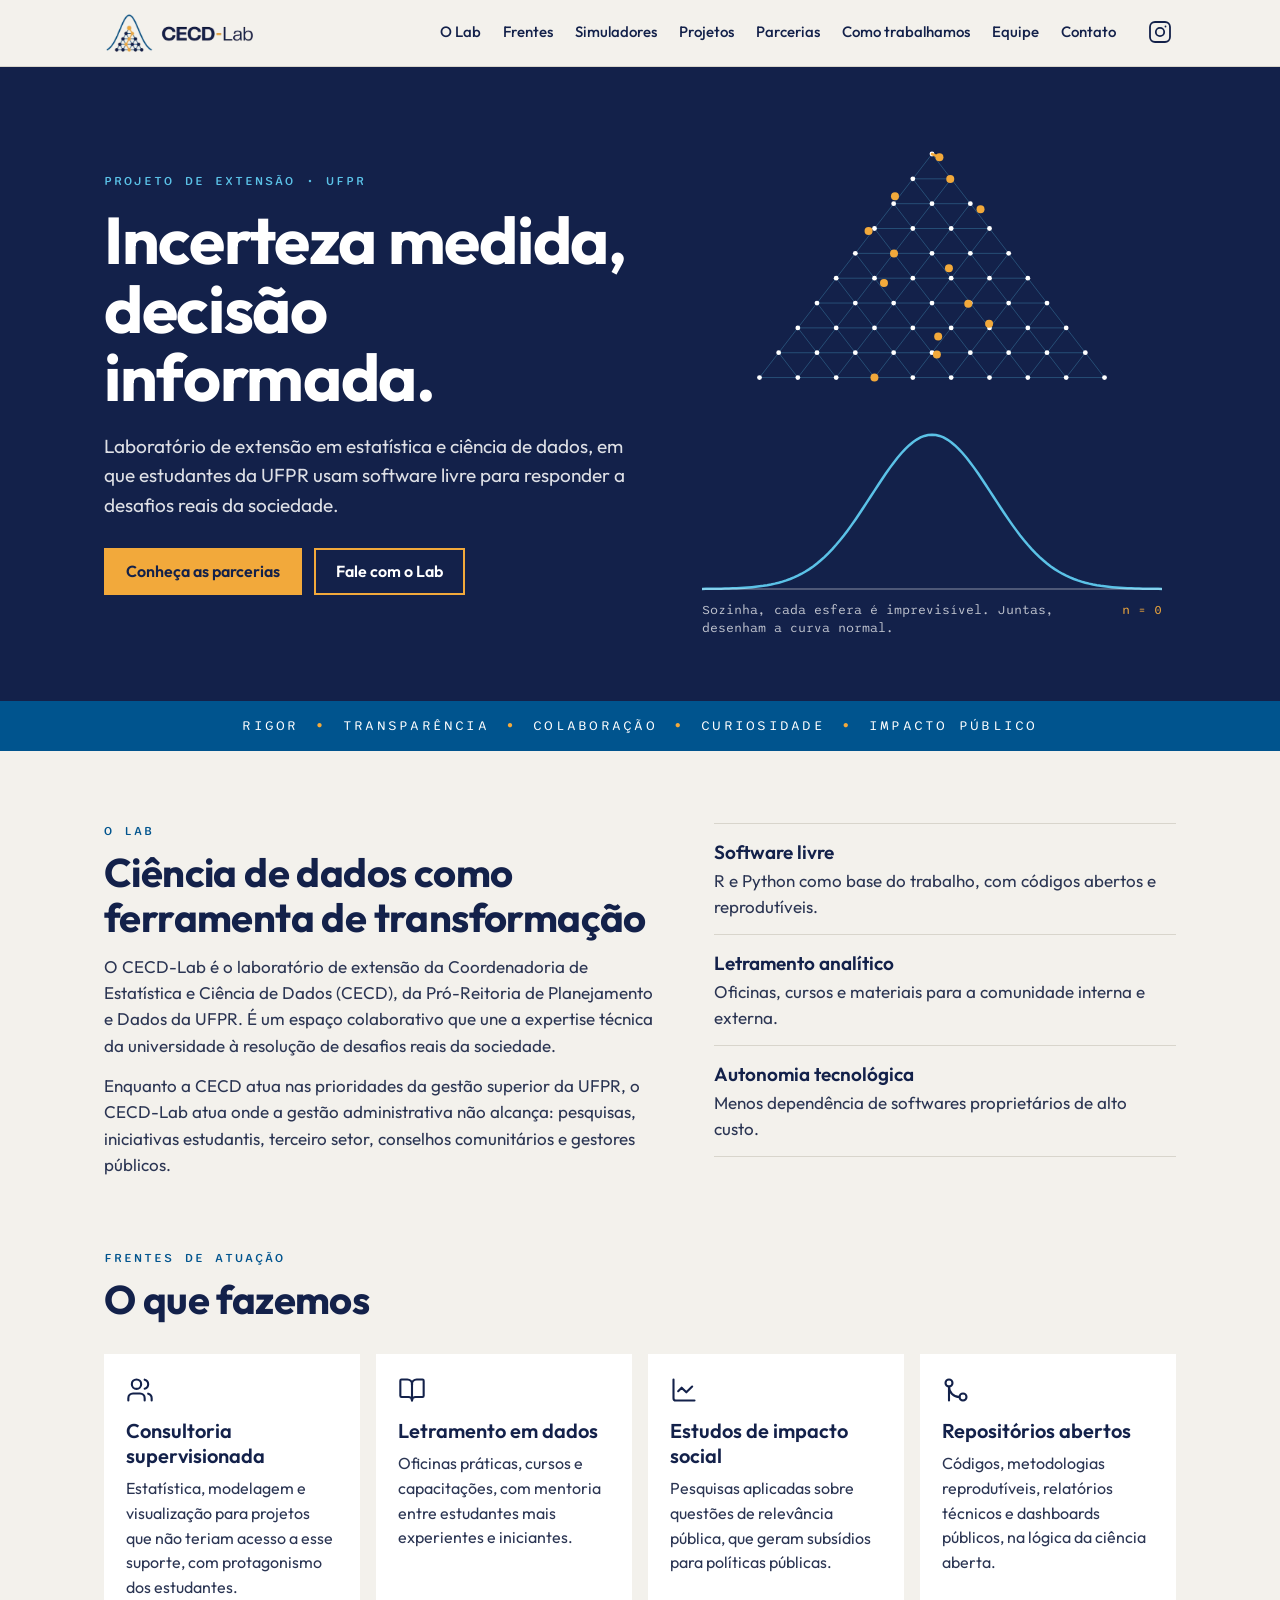
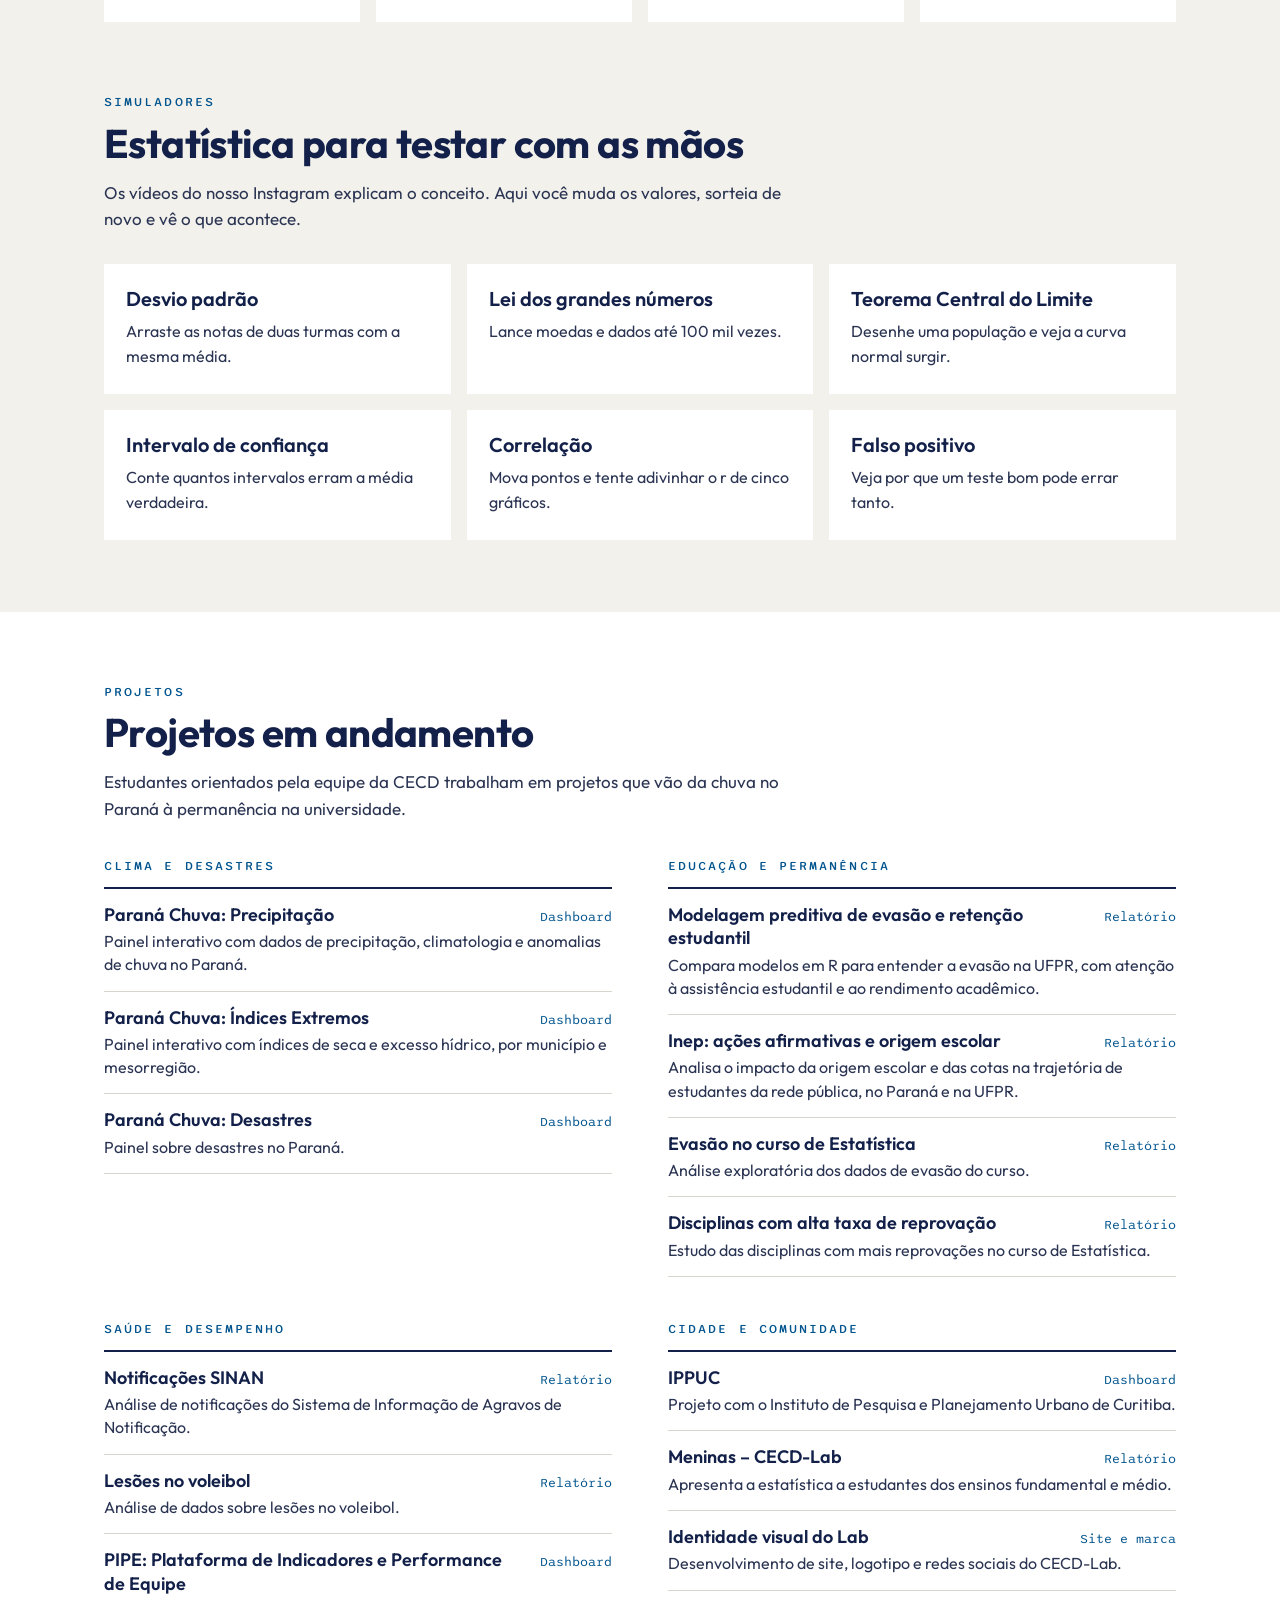
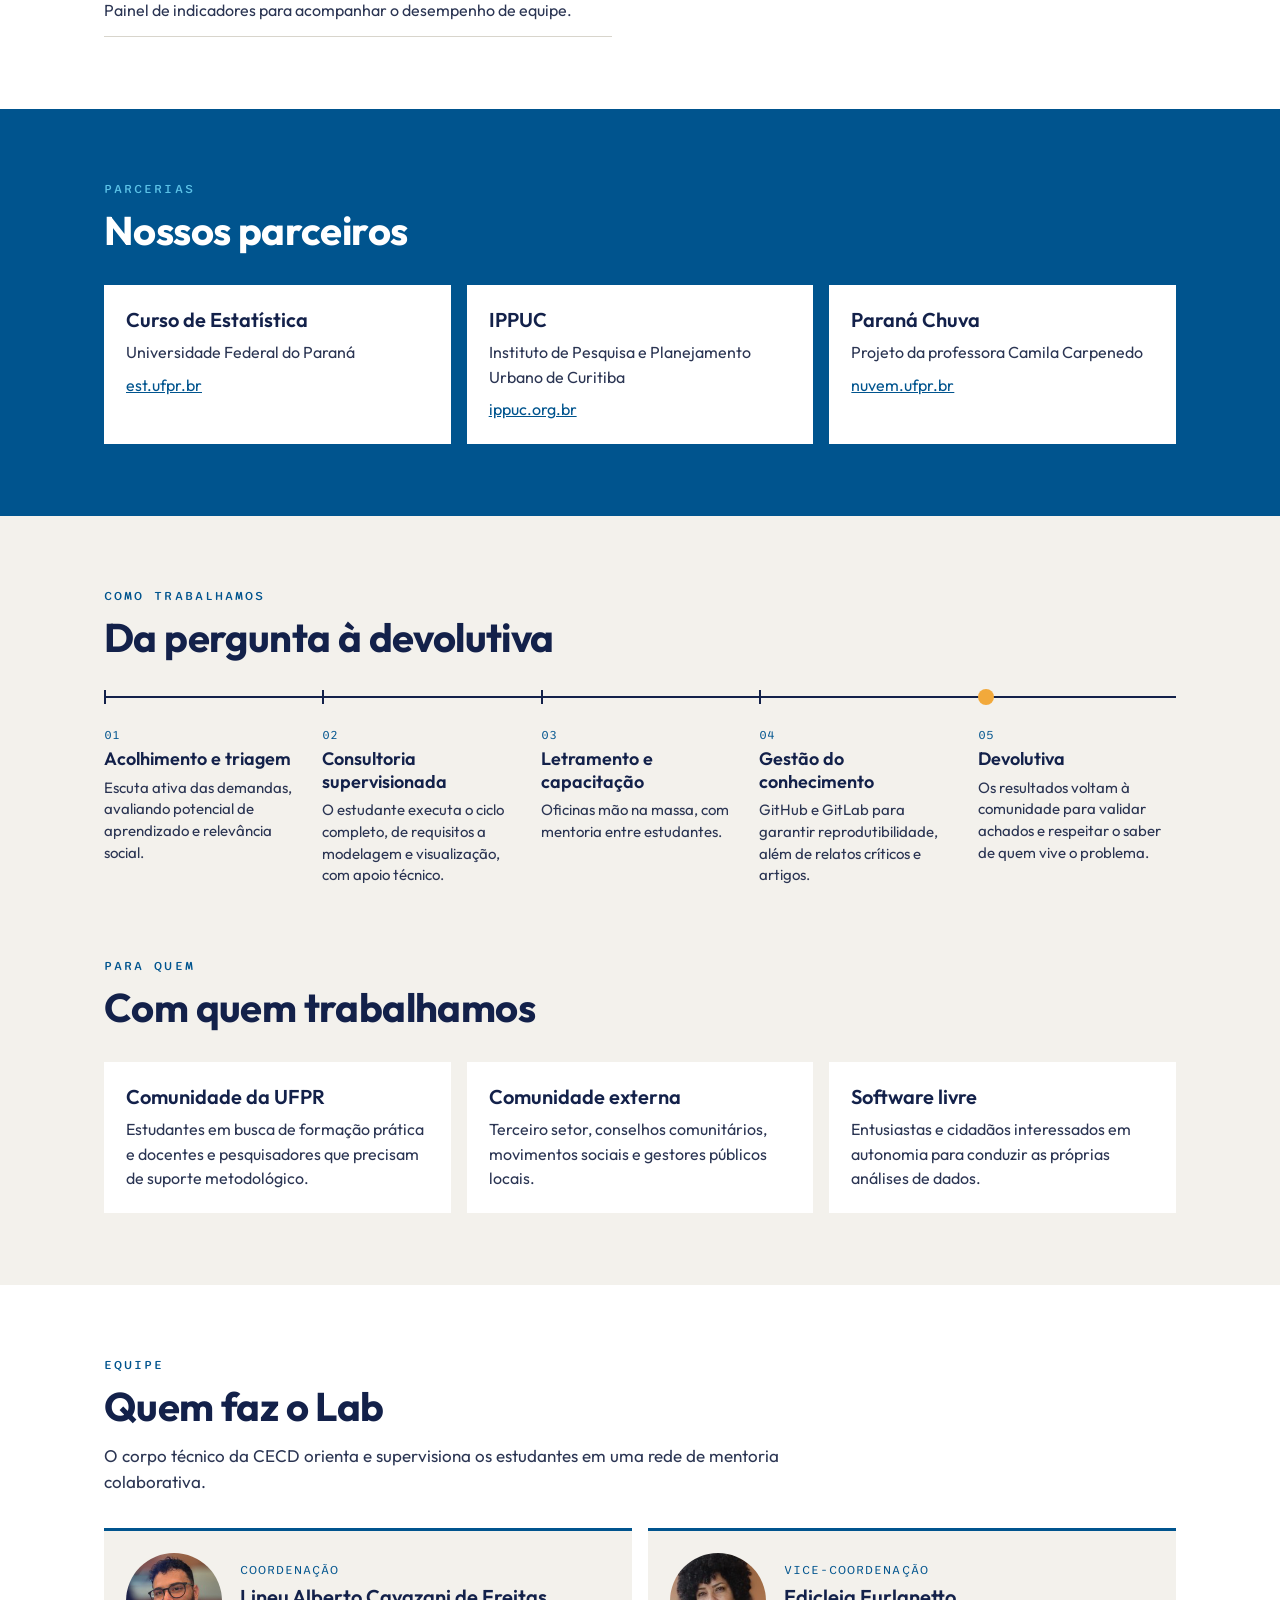
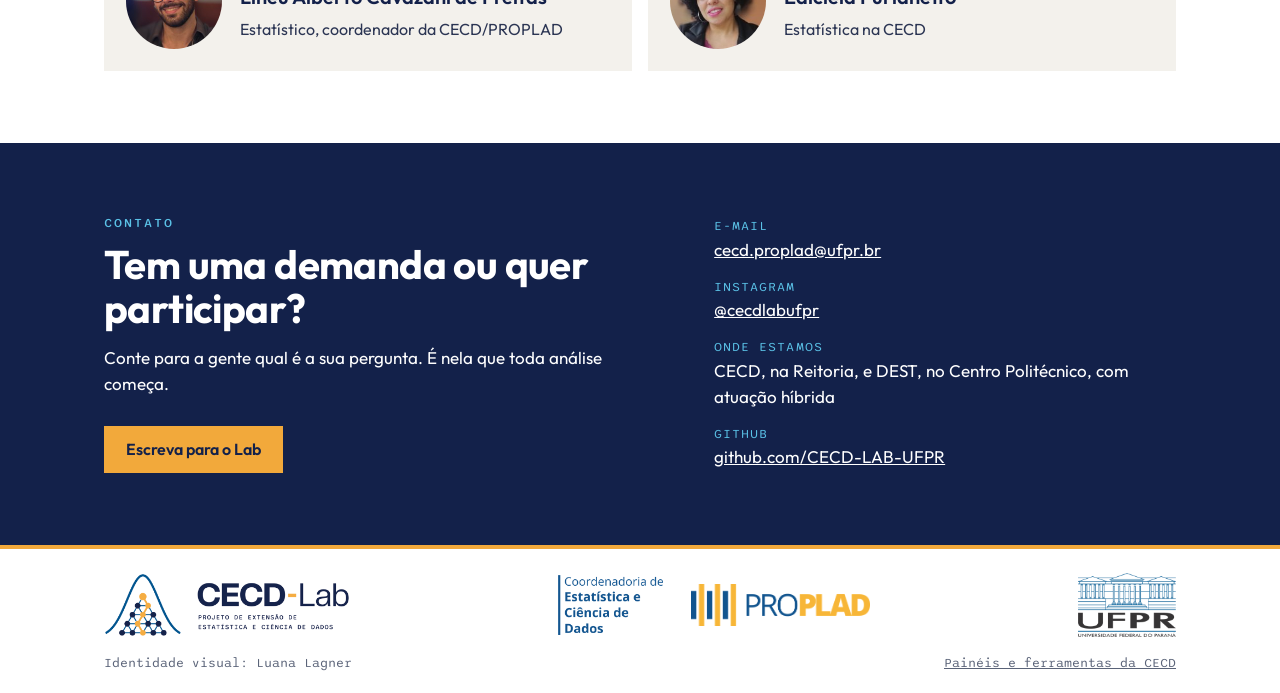
<file: index.html>
<!DOCTYPE html>
<html lang="pt-BR">
<head>
<meta charset="UTF-8">
<meta name="viewport" content="width=device-width, initial-scale=1">
<title>CECD-Lab | UFPR</title>
<meta name="description" content="Laboratório de extensão em estatística e ciência de dados da UFPR. Incerteza medida, decisão informada.">
<meta property="og:title" content="CECD-Lab | UFPR">
<meta property="og:description" content="Laboratório de extensão em estatística e ciência de dados da UFPR. Incerteza medida, decisão informada.">
<meta property="og:image" content="https://cecd-lab-ufpr.github.io/imgs/og.png">
<meta property="og:url" content="https://cecd-lab-ufpr.github.io/">
<meta property="og:type" content="website">
<link rel="icon" type="image/png" href="imgs/favicon.png">
<!-- Página de apresentação do CECD-Lab, publicada pelo GitHub Pages.
     Visual: proposta de identidade de Luana Lagner (nov/2026), ainda em aprovação.
     Os logos em imgs/ foram recortados do PDF da proposta: troque pelos SVG quando saírem.
     A fonte Creato Display não está no Google Fonts: a página usa Outfit até o arquivo da fonte ser incluído. -->
<link rel="preconnect" href="https://fonts.googleapis.com">
<link rel="preconnect" href="https://fonts.gstatic.com" crossorigin>
<link rel="stylesheet" href="https://fonts.googleapis.com/css2?family=Outfit:wght@400;500;600;700&family=Sono:wght@400;500&display=swap">
<style>
:root {
  --papel: #f3f1ec;
  --azul: #00548e;
  --marinho: #13214a;
  --ciano: #5bc2e7;
  --ambar: #f2a93b;
  --branco: #fff;
  --texto: #2b3553;
  --linha: #d8d5cc;
  --titulo: 'Creato Display', 'Outfit', system-ui, -apple-system, 'Segoe UI', Roboto, sans-serif;
  --mono: 'Sono', ui-monospace, 'Cascadia Mono', Consolas, monospace;
}
*, *::before, *::after { box-sizing: border-box; }
html { scroll-behavior: smooth; scroll-padding-top: 84px; }
html, body { margin: 0; padding: 0; }
body { font-family: var(--titulo); font-size: 17px; line-height: 1.55; color: var(--texto); background: var(--papel); }
h1, h2, h3, p, ul, ol { margin: 0; padding: 0; }
ul, ol { list-style: none; }
img { display: block; max-width: 100%; }
a { color: inherit; }
a:focus-visible { outline: 2px solid var(--ambar); outline-offset: 3px; }

.limite { width: 100%; max-width: 1120px; margin: 0 auto; padding: 0 24px; }
.rotulo { font-family: var(--mono); font-size: 13px; font-weight: 500; line-height: 1.3; letter-spacing: 0.16em; text-transform: uppercase; color: var(--azul); }
.secao { padding: 72px 0; }
.secao h2 { margin-top: 10px; font-size: clamp(30px, 4vw, 40px); font-weight: 700; line-height: 1.12; letter-spacing: -0.015em; color: var(--marinho); }
.abertura { max-width: 62ch; margin-top: 14px; }

/* Cabeçalho */
.topo { position: sticky; top: 0; z-index: 10; background: var(--papel); border-bottom: 1px solid var(--linha); }
.topo .limite { display: flex; flex-wrap: wrap; align-items: center; justify-content: space-between; gap: 8px 28px; padding-top: 12px; padding-bottom: 12px; }
.topo img { width: auto; height: 42px; }
.menu { display: flex; flex-wrap: wrap; gap: 2px 22px; margin-left: auto; }
.menu a { padding: 2px 0; font-size: 15px; font-weight: 500; color: var(--marinho); text-decoration: none; border-bottom: 2px solid transparent; }
.menu a:hover { border-bottom-color: var(--ambar); }
.rede { display: block; padding: 4px; color: var(--marinho); border-bottom: 2px solid transparent; }
.rede:hover { border-bottom-color: var(--ambar); }
.rede svg { display: block; width: 24px; height: 24px; fill: none; stroke: currentColor; stroke-width: 1.8; stroke-linecap: round; stroke-linejoin: round; }

/* Abertura */
.capa { color: var(--branco); background: var(--marinho); }
.capa .limite { display: grid; grid-template-columns: minmax(0, 1.1fr) minmax(0, 1fr); align-items: center; gap: 48px; padding-top: 64px; padding-bottom: 64px; }
.capa .rotulo { color: var(--ciano); }
.capa h1 { margin-top: 16px; font-size: clamp(40px, 6vw, 66px); font-weight: 700; line-height: 1.04; letter-spacing: -0.02em; }
.capa p.chamada { max-width: 34em; margin-top: 20px; font-size: 19px; color: rgba(255, 255, 255, 0.86); }
.acoes { display: flex; flex-wrap: wrap; gap: 12px; margin-top: 28px; }
.botao { display: inline-block; padding: 11px 20px; font-size: 16px; font-weight: 600; line-height: 1.3; text-decoration: none; border: 2px solid var(--ambar); }
.botao-cheio { color: var(--marinho); background: var(--ambar); }
.botao-cheio:hover { background: #f7bd63; border-color: #f7bd63; }
.botao-vazado { color: var(--branco); }
.botao-vazado:hover { color: var(--marinho); background: var(--ambar); }
.tabuleiro { margin: 0; }
.tabuleiro canvas { display: block; width: 100%; max-width: 460px; aspect-ratio: 1 / 1; margin: 0 auto; }
.tabuleiro figcaption { display: flex; align-items: baseline; justify-content: space-between; gap: 16px; max-width: 460px; margin: 10px auto 0; font-family: var(--mono); font-size: 13px; line-height: 1.4; color: rgba(255, 255, 255, 0.72); }
.tabuleiro output { flex-shrink: 0; color: var(--ambar); }

/* Valores */
.valores { font-family: var(--mono); font-size: 14px; letter-spacing: 0.16em; text-transform: uppercase; color: var(--branco); background: var(--azul); }
.valores ul { display: flex; flex-wrap: wrap; justify-content: center; gap: 6px 0; padding: 14px 0; }
.valores li:not(:last-child)::after { content: "●"; margin: 0 18px; font-size: 10px; vertical-align: 2px; color: var(--ambar); }

/* O Lab */
.duas-colunas { display: grid; grid-template-columns: minmax(0, 1.2fr) minmax(0, 1fr); gap: 56px; align-items: start; }
.duas-colunas p + p { margin-top: 14px; }
.pilares li { padding: 14px 0; border-top: 1px solid var(--linha); }
.pilares li:last-child { border-bottom: 1px solid var(--linha); }
.pilares strong { display: block; font-size: 19px; font-weight: 600; color: var(--marinho); }

/* Cartões */
.grade { display: grid; gap: 16px; margin-top: 32px; }
.grade-4 { grid-template-columns: repeat(4, minmax(0, 1fr)); }
.grade-3 { grid-template-columns: repeat(3, minmax(0, 1fr)); }
.grade-2 { grid-template-columns: repeat(2, minmax(0, 1fr)); }
.cartao { padding: 22px; background: var(--branco); }
.cartao h3 { font-size: 20px; font-weight: 600; line-height: 1.25; color: var(--marinho); }
.cartao p { margin-top: 8px; font-size: 16px; }
.cartao-link { display: block; text-decoration: none; border-bottom: 3px solid transparent; }
.cartao-link:hover { border-bottom-color: var(--ambar); }
.icone { display: block; width: 28px; height: 28px; margin-bottom: 14px; fill: none; stroke: var(--marinho); stroke-width: 1.8; stroke-linecap: round; stroke-linejoin: round; }

/* Projetos: lista agrupada por área. A fonte é a planilha "Grupos CECD - LAB",
   com vínculo PROJETO ou CE307/PROJETO. Nomes e contatos de estudantes ficam fora da página. */
.projetos { background: var(--branco); }
.areas { display: grid; grid-template-columns: repeat(2, minmax(0, 1fr)); gap: 44px 56px; margin-top: 36px; }
.area .rotulo { padding-bottom: 12px; border-bottom: 2px solid var(--marinho); }
.projeto { padding: 14px 0; border-bottom: 1px solid var(--linha); }
.projeto-topo { display: flex; align-items: baseline; justify-content: space-between; gap: 4px 16px; }
.projeto h4 { margin: 0; font-size: 18px; font-weight: 600; line-height: 1.3; color: var(--marinho); }
.projeto .tipo { flex-shrink: 0; font-family: var(--mono); font-size: 13px; line-height: 1.3; color: var(--azul); }
.projeto p { margin-top: 4px; font-size: 16px; line-height: 1.45; }

/* Parcerias */
.parcerias { color: var(--branco); background: var(--azul); }
.parcerias .rotulo { color: var(--ciano); }
.parcerias h2 { color: var(--branco); }
.parcerias .cartao { color: var(--texto); }
.parcerias .cartao a { color: var(--azul); }

/* Como trabalhamos: régua com o marcador âmbar no último passo */
.regua { display: grid; grid-template-columns: repeat(5, minmax(0, 1fr)); gap: 20px; margin-top: 36px; border-top: 2px solid var(--marinho); }
.regua li { position: relative; padding-top: 22px; }
.regua li::before { content: ""; position: absolute; top: -8px; left: 0; width: 2px; height: 14px; background: var(--marinho); }
.regua li:last-child::before { top: -9px; width: 16px; height: 16px; background: var(--ambar); border-radius: 50%; }
.regua .passo { font-family: var(--mono); font-size: 13px; color: var(--azul); }
.regua strong { display: block; margin-top: 2px; font-size: 18px; font-weight: 600; line-height: 1.25; color: var(--marinho); }
.regua p { margin-top: 6px; font-size: 15px; line-height: 1.45; }

/* Equipe */
.equipe { background: var(--branco); }
.pessoa { display: flex; align-items: center; gap: 18px; border-top: 3px solid var(--azul); background: var(--papel); }
.pessoa img { flex-shrink: 0; width: 96px; height: 96px; object-fit: cover; border-radius: 50%; }
.pessoa .funcao { margin: 0 0 4px; font-family: var(--mono); font-size: 13px; letter-spacing: 0.08em; text-transform: uppercase; color: var(--azul); }

/* Contato */
.contato { color: var(--branco); background: var(--marinho); }
.contato .rotulo { color: var(--ciano); }
.contato h2 { color: var(--branco); }
.contato .duas-colunas { align-items: center; }
.contato dl { margin: 0; }
.contato dt { font-family: var(--mono); font-size: 13px; letter-spacing: 0.08em; text-transform: uppercase; color: var(--ciano); }
.contato dd { margin: 0 0 14px; }
.contato dd:last-child { margin-bottom: 0; }
.contato dd a { color: var(--branco); }

/* Rodapé: UFPR à direita, no mesmo tamanho do CECD-Lab */
.rodape { background: var(--branco); border-top: 4px solid var(--ambar); }
.logos { display: flex; flex-wrap: wrap; align-items: center; justify-content: space-between; gap: 20px 32px; padding-top: 24px; padding-bottom: 16px; }
.logos img { width: auto; height: 64px; }
.logos .apoio { display: flex; flex-wrap: wrap; align-items: center; gap: 16px 28px; }
.logos .apoio img { height: 42px; }
.logos .apoio .logo-cecd { height: 60px; }
.creditos { display: flex; flex-wrap: wrap; justify-content: space-between; gap: 4px 24px; padding-bottom: 20px; font-family: var(--mono); font-size: 13px; color: #5a6378; }

@media (max-width: 960px) {
  .menu { order: 3; width: 100%; margin-left: 0; }
  .rede { margin-left: auto; }
  .capa .limite, .duas-colunas, .areas { grid-template-columns: minmax(0, 1fr); gap: 36px; }
  .grade-4 { grid-template-columns: repeat(2, minmax(0, 1fr)); }
  .grade-3 { grid-template-columns: minmax(0, 1fr); }
  .regua { grid-template-columns: minmax(0, 1fr); gap: 0; margin-left: 8px; border-top: 0; border-left: 2px solid var(--marinho); }
  .regua li { padding: 0 0 22px 22px; }
  .regua li:last-child { padding-bottom: 0; }
  .regua li::before { top: 8px; left: -8px; width: 14px; height: 2px; }
  .regua li:last-child::before { top: 4px; left: -9px; width: 16px; height: 16px; }
}
@media (max-width: 760px) {
  html { scroll-padding-top: 12px; }
  body { font-size: 16px; }
  .limite { padding: 0 16px; }
  .topo { position: static; }
  .topo .limite { padding-top: 10px; padding-bottom: 10px; }
  .menu { gap: 2px 16px; }
  .capa .limite { padding-top: 40px; padding-bottom: 40px; }
  .capa p.chamada { font-size: 17px; }
  .secao { padding: 48px 0; }
  .grade-4, .grade-2 { grid-template-columns: minmax(0, 1fr); }
  .valores { font-size: 12px; letter-spacing: 0.1em; }
  .valores li:not(:last-child)::after { margin: 0 10px; }
  .logos img { height: 48px; }
  .logos .apoio { order: 3; width: 100%; }
  .logos .apoio img { height: 32px; }
  .logos .apoio .logo-cecd { height: 48px; }
}
@media (prefers-reduced-motion: reduce) {
  html { scroll-behavior: auto; }
}
</style>
</head>
<body>

<header class="topo">
  <div class="limite">
    <a href="#inicio"><img src="imgs/logo_lab_reduzido.png" alt="CECD-Lab" width="151" height="42"></a>
    <nav class="menu" aria-label="Seções da página">
      <a href="#lab">O Lab</a>
      <a href="#frentes">Frentes</a>
      <a href="#simuladores">Simuladores</a>
      <a href="#projetos">Projetos</a>
      <a href="#parcerias">Parcerias</a>
      <a href="#metodo">Como trabalhamos</a>
      <a href="#equipe">Equipe</a>
      <a href="#contato">Contato</a>
    </nav>
    <a class="rede" href="https://www.instagram.com/cecdlabufpr/" aria-label="Instagram do CECD-Lab" title="Instagram do CECD-Lab">
      <svg viewBox="0 0 24 24" aria-hidden="true"><rect x="2" y="2" width="20" height="20" rx="5"/><circle cx="12" cy="12" r="4.2"/><path d="M17.5 6.5h.01"/></svg>
    </a>
  </div>
</header>

<main id="inicio">

  <section class="capa">
    <div class="limite">
      <div>
        <p class="rotulo">Projeto de extensão · UFPR</p>
        <h1>Incerteza medida, decisão informada.</h1>
        <p class="chamada">Laboratório de extensão em estatística e ciência de dados, em que estudantes da UFPR usam software livre para responder a desafios reais da sociedade.</p>
        <div class="acoes">
          <a class="botao botao-cheio" href="#parcerias">Conheça as parcerias</a>
          <a class="botao botao-vazado" href="#contato">Fale com o Lab</a>
        </div>
      </div>
      <figure class="tabuleiro">
        <canvas id="galton" role="img" aria-label="Tabuleiro de Galton: esferas caem por uma malha de pinos e, juntas, formam a curva normal."></canvas>
        <figcaption><span>Sozinha, cada esfera é imprevisível. Juntas, desenham a curva normal.</span><output id="galton-n" aria-hidden="true"></output></figcaption>
      </figure>
    </div>
  </section>

  <div class="valores">
    <div class="limite">
      <ul>
        <li>Rigor</li><li>Transparência</li><li>Colaboração</li><li>Curiosidade</li><li>Impacto público</li>
      </ul>
    </div>
  </div>

  <section class="secao" id="lab">
    <div class="limite duas-colunas">
      <div>
        <p class="rotulo">O Lab</p>
        <h2>Ciência de dados como ferramenta de transformação</h2>
        <p class="abertura">O CECD-Lab é o laboratório de extensão da Coordenadoria de Estatística e Ciência de Dados (CECD), da Pró-Reitoria de Planejamento e Dados da UFPR. É um espaço colaborativo que une a expertise técnica da universidade à resolução de desafios reais da sociedade.</p>
        <p>Enquanto a CECD atua nas prioridades da gestão superior da UFPR, o CECD-Lab atua onde a gestão administrativa não alcança: pesquisas, iniciativas estudantis, terceiro setor, conselhos comunitários e gestores públicos.</p>
      </div>
      <ul class="pilares">
        <li><strong>Software livre</strong>R e Python como base do trabalho, com códigos abertos e reprodutíveis.</li>
        <li><strong>Letramento analítico</strong>Oficinas, cursos e materiais para a comunidade interna e externa.</li>
        <li><strong>Autonomia tecnológica</strong>Menos dependência de softwares proprietários de alto custo.</li>
      </ul>
    </div>
  </section>

  <section class="secao" id="frentes" style="padding-top: 0">
    <div class="limite">
      <p class="rotulo">Frentes de atuação</p>
      <h2>O que fazemos</h2>
      <div class="grade grade-4">
        <article class="cartao">
          <svg class="icone" viewBox="0 0 24 24" aria-hidden="true"><path d="M16 21v-2a4 4 0 0 0-4-4H6a4 4 0 0 0-4 4v2"/><circle cx="9" cy="7" r="4"/><path d="M22 21v-2a4 4 0 0 0-3-3.87"/><path d="M16 3.13a4 4 0 0 1 0 7.75"/></svg>
          <h3>Consultoria supervisionada</h3>
          <p>Estatística, modelagem e visualização para projetos que não teriam acesso a esse suporte, com protagonismo dos estudantes.</p>
        </article>
        <article class="cartao">
          <svg class="icone" viewBox="0 0 24 24" aria-hidden="true"><path d="M12 7v14"/><path d="M3 18a1 1 0 0 1-1-1V4a1 1 0 0 1 1-1h5a4 4 0 0 1 4 4 4 4 0 0 1 4-4h5a1 1 0 0 1 1 1v13a1 1 0 0 1-1 1h-6a3 3 0 0 0-3 3 3 3 0 0 0-3-3z"/></svg>
          <h3>Letramento em dados</h3>
          <p>Oficinas práticas, cursos e capacitações, com mentoria entre estudantes mais experientes e iniciantes.</p>
        </article>
        <article class="cartao">
          <svg class="icone" viewBox="0 0 24 24" aria-hidden="true"><path d="M3 3v16a2 2 0 0 0 2 2h16"/><path d="m19 9-5 5-4-4-3 3"/></svg>
          <h3>Estudos de impacto social</h3>
          <p>Pesquisas aplicadas sobre questões de relevância pública, que geram subsídios para políticas públicas.</p>
        </article>
        <article class="cartao">
          <svg class="icone" viewBox="0 0 24 24" aria-hidden="true"><circle cx="18" cy="18" r="3"/><circle cx="6" cy="6" r="3"/><path d="M6 21V9a9 9 0 0 0 9 9"/></svg>
          <h3>Repositórios abertos</h3>
          <p>Códigos, metodologias reprodutíveis, relatórios técnicos e dashboards públicos, na lógica da ciência aberta.</p>
        </article>
      </div>
    </div>
  </section>

  <section class="secao" id="simuladores" style="padding-top: 0">
    <div class="limite">
      <p class="rotulo">Simuladores</p>
      <h2>Estatística para testar com as mãos</h2>
      <p class="abertura">Os vídeos do nosso Instagram explicam o conceito. Aqui você muda os valores, sorteia de novo e vê o que acontece.</p>
      <div class="grade grade-3">
        <a class="cartao cartao-link" href="simuladores/desvio-padrao/"><h3>Desvio padrão</h3><p>Arraste as notas de duas turmas com a mesma média.</p></a>
        <a class="cartao cartao-link" href="simuladores/grandes-numeros/"><h3>Lei dos grandes números</h3><p>Lance moedas e dados até 100 mil vezes.</p></a>
        <a class="cartao cartao-link" href="simuladores/limite-central/"><h3>Teorema Central do Limite</h3><p>Desenhe uma população e veja a curva normal surgir.</p></a>
        <a class="cartao cartao-link" href="simuladores/intervalo-de-confianca/"><h3>Intervalo de confiança</h3><p>Conte quantos intervalos erram a média verdadeira.</p></a>
        <a class="cartao cartao-link" href="simuladores/correlacao/"><h3>Correlação</h3><p>Mova pontos e tente adivinhar o r de cinco gráficos.</p></a>
        <a class="cartao cartao-link" href="simuladores/falso-positivo/"><h3>Falso positivo</h3><p>Veja por que um teste bom pode errar tanto.</p></a>
      </div>
    </div>
  </section>

  <section class="secao projetos" id="projetos">
    <div class="limite">
      <p class="rotulo">Projetos</p>
      <h2>Projetos em andamento</h2>
      <p class="abertura">Estudantes orientados pela equipe da CECD trabalham em projetos que vão da chuva no Paraná à permanência na universidade.</p>
      <div class="areas">
        <section class="area">
          <h3 class="rotulo">Clima e desastres</h3>
          <ul>
            <li class="projeto">
              <div class="projeto-topo"><h4>Paraná Chuva: Precipitação</h4><span class="tipo">Dashboard</span></div>
              <p>Painel interativo com dados de precipitação, climatologia e anomalias de chuva no Paraná.</p>
            </li>
            <li class="projeto">
              <div class="projeto-topo"><h4>Paraná Chuva: Índices Extremos</h4><span class="tipo">Dashboard</span></div>
              <p>Painel interativo com índices de seca e excesso hídrico, por município e mesorregião.</p>
            </li>
            <li class="projeto">
              <div class="projeto-topo"><h4>Paraná Chuva: Desastres</h4><span class="tipo">Dashboard</span></div>
              <p>Painel sobre desastres no Paraná.</p>
            </li>
          </ul>
        </section>
        <section class="area">
          <h3 class="rotulo">Educação e permanência</h3>
          <ul>
            <li class="projeto">
              <div class="projeto-topo"><h4>Modelagem preditiva de evasão e retenção estudantil</h4><span class="tipo">Relatório</span></div>
              <p>Compara modelos em R para entender a evasão na UFPR, com atenção à assistência estudantil e ao rendimento acadêmico.</p>
            </li>
            <li class="projeto">
              <div class="projeto-topo"><h4>Inep: ações afirmativas e origem escolar</h4><span class="tipo">Relatório</span></div>
              <p>Analisa o impacto da origem escolar e das cotas na trajetória de estudantes da rede pública, no Paraná e na UFPR.</p>
            </li>
            <li class="projeto">
              <div class="projeto-topo"><h4>Evasão no curso de Estatística</h4><span class="tipo">Relatório</span></div>
              <p>Análise exploratória dos dados de evasão do curso.</p>
            </li>
            <li class="projeto">
              <div class="projeto-topo"><h4>Disciplinas com alta taxa de reprovação</h4><span class="tipo">Relatório</span></div>
              <p>Estudo das disciplinas com mais reprovações no curso de Estatística.</p>
            </li>
          </ul>
        </section>
        <section class="area">
          <h3 class="rotulo">Saúde e desempenho</h3>
          <ul>
            <li class="projeto">
              <div class="projeto-topo"><h4>Notificações SINAN</h4><span class="tipo">Relatório</span></div>
              <p>Análise de notificações do Sistema de Informação de Agravos de Notificação.</p>
            </li>
            <li class="projeto">
              <div class="projeto-topo"><h4>Lesões no voleibol</h4><span class="tipo">Relatório</span></div>
              <p>Análise de dados sobre lesões no voleibol.</p>
            </li>
            <li class="projeto">
              <div class="projeto-topo"><h4>PIPE: Plataforma de Indicadores e Performance de Equipe</h4><span class="tipo">Dashboard</span></div>
              <p>Painel de indicadores para acompanhar o desempenho de equipe.</p>
            </li>
          </ul>
        </section>
        <section class="area">
          <h3 class="rotulo">Cidade e comunidade</h3>
          <ul>
            <li class="projeto">
              <div class="projeto-topo"><h4>IPPUC</h4><span class="tipo">Dashboard</span></div>
              <p>Projeto com o Instituto de Pesquisa e Planejamento Urbano de Curitiba.</p>
            </li>
            <li class="projeto">
              <div class="projeto-topo"><h4>Meninas – CECD-Lab</h4><span class="tipo">Relatório</span></div>
              <p>Apresenta a estatística a estudantes dos ensinos fundamental e médio.</p>
            </li>
            <li class="projeto">
              <div class="projeto-topo"><h4>Identidade visual do Lab</h4><span class="tipo">Site e marca</span></div>
              <p>Desenvolvimento de site, logotipo e redes sociais do CECD-Lab.</p>
            </li>
          </ul>
        </section>
      </div>
    </div>
  </section>

  <section class="secao parcerias" id="parcerias">
    <div class="limite">
      <p class="rotulo">Parcerias</p>
      <h2>Nossos parceiros</h2>
      <div class="grade grade-3">
        <article class="cartao">
          <h3>Curso de Estatística</h3>
          <p>Universidade Federal do Paraná</p>
          <p><a href="http://www.est.ufpr.br/">est.ufpr.br</a></p>
        </article>
        <article class="cartao">
          <h3>IPPUC</h3>
          <p>Instituto de Pesquisa e Planejamento Urbano de Curitiba</p>
          <p><a href="https://www.ippuc.org.br/">ippuc.org.br</a></p>
        </article>
        <article class="cartao">
          <h3>Paraná Chuva</h3>
          <p>Projeto da professora Camila Carpenedo</p>
          <p><a href="https://nuvem.ufpr.br/">nuvem.ufpr.br</a></p>
        </article>
      </div>
    </div>
  </section>

  <section class="secao" id="metodo">
    <div class="limite">
      <p class="rotulo">Como trabalhamos</p>
      <h2>Da pergunta à devolutiva</h2>
      <ol class="regua">
        <li><span class="passo">01</span><strong>Acolhimento e triagem</strong><p>Escuta ativa das demandas, avaliando potencial de aprendizado e relevância social.</p></li>
        <li><span class="passo">02</span><strong>Consultoria supervisionada</strong><p>O estudante executa o ciclo completo, de requisitos a modelagem e visualização, com apoio técnico.</p></li>
        <li><span class="passo">03</span><strong>Letramento e capacitação</strong><p>Oficinas mão na massa, com mentoria entre estudantes.</p></li>
        <li><span class="passo">04</span><strong>Gestão do conhecimento</strong><p>GitHub e GitLab para garantir reprodutibilidade, além de relatos críticos e artigos.</p></li>
        <li><span class="passo">05</span><strong>Devolutiva</strong><p>Os resultados voltam à comunidade para validar achados e respeitar o saber de quem vive o problema.</p></li>
      </ol>
    </div>
  </section>

  <section class="secao" id="publico" style="padding-top: 0">
    <div class="limite">
      <p class="rotulo">Para quem</p>
      <h2>Com quem trabalhamos</h2>
      <div class="grade grade-3">
        <article class="cartao">
          <h3>Comunidade da UFPR</h3>
          <p>Estudantes em busca de formação prática e docentes e pesquisadores que precisam de suporte metodológico.</p>
        </article>
        <article class="cartao">
          <h3>Comunidade externa</h3>
          <p>Terceiro setor, conselhos comunitários, movimentos sociais e gestores públicos locais.</p>
        </article>
        <article class="cartao">
          <h3>Software livre</h3>
          <p>Entusiastas e cidadãos interessados em autonomia para conduzir as próprias análises de dados.</p>
        </article>
      </div>
    </div>
  </section>

  <section class="secao equipe" id="equipe">
    <div class="limite">
      <p class="rotulo">Equipe</p>
      <h2>Quem faz o Lab</h2>
      <p class="abertura">O corpo técnico da CECD orienta e supervisiona os estudantes em uma rede de mentoria colaborativa.</p>
      <div class="grade grade-2">
        <article class="cartao pessoa">
          <img src="imgs/equipe_lineu.jpg" alt="Foto de Lineu Alberto Cavazani de Freitas" width="96" height="96">
          <div>
            <p class="funcao">Coordenação</p>
            <h3>Lineu Alberto Cavazani de Freitas</h3>
            <p>Estatístico, coordenador da CECD/PROPLAD</p>
          </div>
        </article>
        <article class="cartao pessoa">
          <img src="imgs/equipe_edicleia.jpg" alt="Foto de Edicleia Furlanetto" width="96" height="96">
          <div>
            <p class="funcao">Vice-coordenação</p>
            <h3>Edicleia Furlanetto</h3>
            <p>Estatística na CECD</p>
          </div>
        </article>
      </div>
    </div>
  </section>

  <section class="secao contato" id="contato">
    <div class="limite duas-colunas">
      <div>
        <p class="rotulo">Contato</p>
        <h2>Tem uma demanda ou quer participar?</h2>
        <p class="abertura">Conte para a gente qual é a sua pergunta. É nela que toda análise começa.</p>
        <div class="acoes"><a class="botao botao-cheio" href="mailto:cecd.proplad@ufpr.br">Escreva para o Lab</a></div>
      </div>
      <dl>
        <dt>E-mail</dt>
        <dd><a href="mailto:cecd.proplad@ufpr.br">cecd.proplad@ufpr.br</a></dd>
        <dt>Instagram</dt>
        <dd><a href="https://www.instagram.com/cecdlabufpr/">@cecdlabufpr</a></dd>
        <dt>Onde estamos</dt>
        <dd>CECD, na Reitoria, e DEST, no Centro Politécnico, com atuação híbrida</dd>
        <dt>GitHub</dt>
        <dd><a href="https://github.com/CECD-LAB-UFPR">github.com/CECD-LAB-UFPR</a></dd>
      </dl>
    </div>
  </section>

</main>

<footer class="rodape">
  <div class="limite logos">
    <img src="imgs/logo_lab.png" alt="CECD-Lab: projeto de extensão de estatística e ciência de dados" width="246" height="64">
    <div class="apoio">
      <img class="logo-cecd" src="imgs/logo_cecd.png" alt="Coordenadoria de Estatística e Ciência de Dados">
      <img src="imgs/logo_proplad.png" alt="Pró-Reitoria de Planejamento e Dados">
    </div>
    <img src="imgs/logo_ufpr.png" alt="Universidade Federal do Paraná">
  </div>
  <div class="limite creditos">
    <span>Identidade visual: Luana Lagner</span>
    <a href="https://cecdapps.ufpr.br/">Painéis e ferramentas da CECD</a>
  </div>
</footer>

<script>
/* Tabuleiro de Galton: cada esfera escolhe esquerda ou direita em cada linha de pinos.
   Os resultados são sorteados de verdade; a curva ciano é a distribuição esperada. */
(function () {
  var tela = document.getElementById('galton');
  var rotuloN = document.getElementById('galton-n');
  if (!tela || !tela.getContext) return;
  var ctx = tela.getContext('2d');
  var LINHAS = 10, TOTAL = 320, INTERVALO = 85, VELOCIDADE = 0.0085, PAUSA = 4500;
  var CIANO = '#5bc2e7', AMBAR = '#f2a93b';
  var parado = window.matchMedia('(prefers-reduced-motion: reduce)').matches;

  // Probabilidades binomiais (n = LINHAS, p = 0,5)
  var prob = [1];
  for (var i = 1; i <= LINHAS; i++) prob.push(prob[i - 1] * (LINHAS - i + 1) / i);
  prob = prob.map(function (c) { return c / Math.pow(2, LINHAS); });
  var pMax = Math.max.apply(null, prob);

  var L, A, dx, topoY, passoY, baseY, alturaMax;
  function medir() {
    var r = tela.getBoundingClientRect(), dpr = Math.min(window.devicePixelRatio || 1, 2);
    L = r.width; A = r.height;
    tela.width = Math.round(L * dpr); tela.height = Math.round(A * dpr);
    ctx.setTransform(dpr, 0, 0, dpr, 0, 0);
    dx = L / (LINHAS + 2);
    topoY = A * 0.05; passoY = A * 0.054;
    baseY = A - 2;
    alturaMax = baseY - (topoY + LINHAS * passoY) - 6;
  }
  function pino(linha, col) { return { x: L / 2 + (col - linha / 2) * dx, y: topoY + linha * passoY }; }
  function altura(contagem) { return contagem / (TOTAL * pMax * 1.2) * alturaMax; }

  var contagem, bolas, lancadas, ultima, espera;
  function iniciar() {
    contagem = prob.map(function () { return 0; });
    bolas = []; lancadas = 0; ultima = null; espera = 0;
  }
  function lancar() {
    var caminho = [];
    for (var k = 0; k < LINHAS; k++) caminho.push(Math.random() < 0.5 ? 0 : 1);
    var b = { caminho: caminho, t: 0 };
    bolas.push(b); ultima = b; lancadas++;
  }
  function coluna(b, passos) {
    var c = 0;
    for (var k = 0; k < passos; k++) c += b.caminho[k];
    return c;
  }
  function posicao(b) {
    if (b.t >= LINHAS) {
      var fim = pino(LINHAS, coluna(b, LINHAS));
      return { x: fim.x, y: fim.y + (b.t - LINHAS) * passoY * 1.6 };
    }
    var n = Math.floor(b.t), f = b.t - n;
    var a = pino(n, coluna(b, n)), z = pino(n + 1, coluna(b, n + 1));
    var e = f * f * (3 - 2 * f);
    return { x: a.x + (z.x - a.x) * e, y: a.y + (z.y - a.y) * f - Math.sin(f * Math.PI) * passoY * 0.3 };
  }

  function desenhar() {
    ctx.clearRect(0, 0, L, A);
    var r, c, p, q;
    // Malha triangular, como no símbolo
    ctx.lineWidth = 1; ctx.strokeStyle = 'rgba(91, 194, 231, 0.28)'; ctx.beginPath();
    for (r = 0; r < LINHAS; r++) for (c = 0; c <= r; c++) {
      p = pino(r, c);
      if (c < r) { q = pino(r, c + 1); ctx.moveTo(p.x, p.y); ctx.lineTo(q.x, q.y); }
      if (r < LINHAS - 1) {
        q = pino(r + 1, c); ctx.moveTo(p.x, p.y); ctx.lineTo(q.x, q.y);
        q = pino(r + 1, c + 1); ctx.moveTo(p.x, p.y); ctx.lineTo(q.x, q.y);
      }
    }
    ctx.stroke();
    ctx.fillStyle = '#fff';
    for (r = 0; r < LINHAS; r++) for (c = 0; c <= r; c++) {
      p = pino(r, c); ctx.beginPath(); ctx.arc(p.x, p.y, 2.4, 0, 6.3); ctx.fill();
    }
    // Barras com o resultado até agora
    var largura = dx * 0.74;
    ctx.fillStyle = 'rgba(91, 194, 231, 0.5)';
    contagem.forEach(function (n, k) {
      var x = pino(LINHAS, k).x, h = altura(n);
      ctx.fillRect(x - largura / 2, baseY - h, largura, h);
    });
    // Curva esperada
    var media = LINHAS / 2, dp = Math.sqrt(LINHAS) / 2;
    ctx.strokeStyle = CIANO; ctx.lineWidth = 2.5; ctx.lineCap = 'round'; ctx.beginPath();
    for (var v = -1; v <= LINHAS + 1.001; v += 0.1) {
      var d = Math.exp(-Math.pow(v - media, 2) / (2 * dp * dp)) / (dp * Math.sqrt(2 * Math.PI));
      var px = L / 2 + (v - media) * dx, py = baseY - altura(TOTAL * d);
      if (v === -1) ctx.moveTo(px, py); else ctx.lineTo(px, py);
    }
    ctx.stroke();
    ctx.strokeStyle = 'rgba(255, 255, 255, 0.5)'; ctx.lineWidth = 1;
    ctx.beginPath(); ctx.moveTo(0, baseY); ctx.lineTo(L, baseY); ctx.stroke();
    // Trajetória âmbar da esfera mais recente
    if (ultima && ultima.t < LINHAS) {
      var feitos = Math.floor(ultima.t), atual = posicao(ultima);
      ctx.strokeStyle = AMBAR; ctx.lineWidth = 2.5; ctx.beginPath();
      p = pino(0, 0); ctx.moveTo(p.x, p.y);
      for (r = 1; r <= feitos; r++) { p = pino(r, coluna(ultima, r)); ctx.lineTo(p.x, p.y); }
      ctx.lineTo(atual.x, atual.y); ctx.stroke();
    }
    ctx.fillStyle = AMBAR;
    bolas.forEach(function (b) {
      var o = posicao(b); ctx.beginPath(); ctx.arc(o.x, o.y, 4, 0, 6.3); ctx.fill();
    });
    var soma = contagem.reduce(function (a, b) { return a + b; }, 0);
    rotuloN.textContent = 'n = ' + soma;
  }

  var visivel = true, rodando = false, antes = 0, acumulado = 0;
  function quadro(agora) {
    if (!visivel) { rodando = false; return; }
    var dt = Math.min(agora - antes, 50); antes = agora;
    if (lancadas < TOTAL) {
      acumulado += dt;
      while (acumulado >= INTERVALO && lancadas < TOTAL) { lancar(); acumulado -= INTERVALO; }
    }
    bolas = bolas.filter(function (b) {
      b.t += dt * VELOCIDADE;
      if (b.t < LINHAS) return true;
      var k = coluna(b, LINHAS);
      if (posicao(b).y < baseY - altura(contagem[k])) return true;
      contagem[k]++;
      return false;
    });
    if (lancadas >= TOTAL && !bolas.length) {
      espera += dt;
      if (espera >= PAUSA) iniciar();
    }
    desenhar();
    requestAnimationFrame(quadro);
  }
  function ligar() {
    if (rodando || parado) return;
    rodando = true; antes = performance.now(); requestAnimationFrame(quadro);
  }

  medir(); iniciar();
  if (parado) {
    contagem = prob.map(function (p) { return Math.round(p * TOTAL); });
    desenhar();
  } else {
    if ('IntersectionObserver' in window) {
      new IntersectionObserver(function (itens) {
        visivel = itens[0].isIntersecting;
        if (visivel) ligar();
      }).observe(tela);
    }
    ligar();
  }
  window.addEventListener('resize', function () { medir(); desenhar(); });
})();
</script>

</body>
</html>
</file>
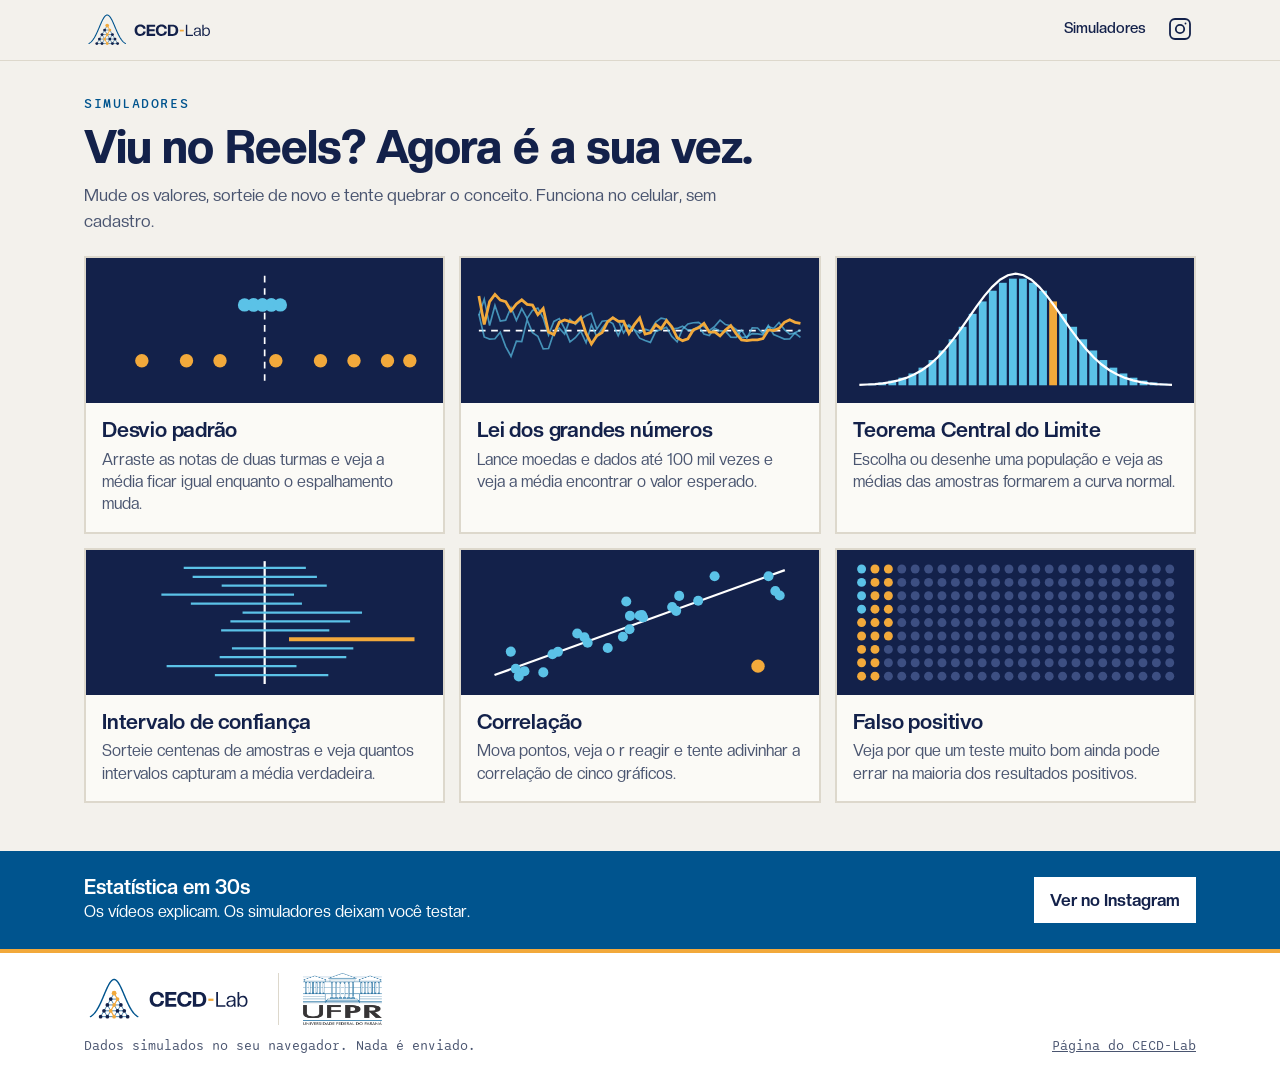
<file: simuladores/index.html>
<!DOCTYPE html>
<html lang="pt-BR">
<head>
<meta charset="UTF-8">
<meta name="viewport" content="width=device-width, initial-scale=1">
<title>Simuladores · CECD-Lab</title>
<meta name="description" content="Simuladores interativos de estatística do CECD-Lab: desvio padrão, lei dos grandes números, Teorema Central do Limite, intervalo de confiança, correlação e falso positivo.">
<meta property="og:title" content="Simuladores · CECD-Lab">
<meta property="og:description" content="Simuladores interativos de estatística do CECD-Lab: desvio padrão, lei dos grandes números, Teorema Central do Limite, intervalo de confiança, correlação e falso positivo.">
<meta property="og:image" content="https://cecd-lab-ufpr.github.io/imgs/og.png">
<meta property="og:url" content="https://cecd-lab-ufpr.github.io/simuladores/">
<meta property="og:type" content="website">
<link rel="icon" type="image/png" href="../imgs/favicon.png">
<link rel="stylesheet" href="base/lab.css">
</head>
<body>

<header class="topo">
  <div class="limite">
    <a href="../"><img src="../imgs/logo_lab_curto.svg" alt="CECD-Lab" width="131" height="40"></a>
    <nav aria-label="Navegação">
      <a href="./">Simuladores</a>
      <a class="rede" href="https://www.instagram.com/cecdlabufpr/" aria-label="Instagram do CECD-Lab" title="Instagram do CECD-Lab"><svg viewBox="0 0 24 24" aria-hidden="true"><rect x="2" y="2" width="20" height="20" rx="5"/><circle cx="12" cy="12" r="4.2"/><path d="M17.5 6.5h.01"/></svg></a>
    </nav>
  </div>
</header>

<main>
  <section class="limite abertura">
    <p class="rotulo">Simuladores</p>
    <h1>Viu no Reels? Agora é a sua vez.</h1>
    <p class="chamada">Mude os valores, sorteie de novo e tente quebrar o conceito. Funciona no celular, sem cadastro.</p>
  </section>
  <section class="limite catalogo" aria-label="Lista de simuladores">
    <a class="ficha" href="desvio-padrao/">
      <svg viewBox="0 0 320 130" aria-hidden="true"><line x1="160" y1="16" x2="160" y2="114" stroke="#fff" stroke-width="1.5" stroke-dasharray="6 5"/><circle cx="150" cy="42" r="6" fill="#5bc2e7"/><circle cx="158" cy="42" r="6" fill="#5bc2e7"/><circle cx="166" cy="42" r="6" fill="#5bc2e7"/><circle cx="150" cy="42" r="6" fill="#5bc2e7"/><circle cx="166" cy="42" r="6" fill="#5bc2e7"/><circle cx="158" cy="42" r="6" fill="#5bc2e7"/><circle cx="142" cy="42" r="6" fill="#5bc2e7"/><circle cx="174" cy="42" r="6" fill="#5bc2e7"/><circle cx="50" cy="92" r="6" fill="#f2a93b"/><circle cx="90" cy="92" r="6" fill="#f2a93b"/><circle cx="120" cy="92" r="6" fill="#f2a93b"/><circle cx="170" cy="92" r="6" fill="#f2a93b"/><circle cx="210" cy="92" r="6" fill="#f2a93b"/><circle cx="240" cy="92" r="6" fill="#f2a93b"/><circle cx="270" cy="92" r="6" fill="#f2a93b"/><circle cx="290" cy="92" r="6" fill="#f2a93b"/></svg>
      <div><h2>Desvio padrão</h2><p>Arraste as notas de duas turmas e veja a média ficar igual enquanto o espalhamento muda.</p></div>
    </a>
    <a class="ficha" href="grandes-numeros/">
      <svg viewBox="0 0 320 130" aria-hidden="true"><line x1="16" y1="65" x2="304" y2="65" stroke="#fff" stroke-width="1.5" stroke-dasharray="6 5"/><polyline points="16.0,51.3 20.8,36.9 25.6,60.5 30.4,42.5 35.2,56.4 40.0,55.7 44.8,44.2 49.6,55.9 54.4,45.4 59.2,54.1 64.0,46.9 68.8,44.8 73.6,53.8 78.4,68.9 83.2,56.8 88.0,54.2 92.8,63.3 97.6,75.1 102.4,71.4 107.2,65.5 112.0,75.9 116.8,59.9 121.6,70.4 126.4,63.0 131.2,56.7 136.0,53.5 140.8,56.0 145.6,67.2 150.4,59.8 155.2,64.2 160.0,67.2 164.8,63.7 169.6,65.3 174.4,57.3 179.2,53.8 184.0,54.9 188.8,63.5 193.6,63.1 198.4,61.1 203.2,64.6 208.0,64.1 212.8,61.4 217.6,68.0 222.4,69.5 227.2,63.0 232.0,65.3 236.8,65.5 241.6,70.9 246.4,71.1 251.2,64.6 256.0,71.8 260.8,62.5 265.6,62.7 270.4,67.6 275.2,61.3 280.0,63.2 284.8,57.8 289.6,64.1 294.4,68.2 299.2,67.4 304.0,71.1" fill="none" stroke="#5bc2e7" stroke-width="1.5" opacity="0.7"/><polyline points="16.0,50.5 20.8,70.7 25.6,72.6 30.4,72.3 35.2,66.4 40.0,79.3 44.8,88.2 49.6,74.5 54.4,74.8 59.2,55.4 64.0,66.8 68.8,70.1 73.6,81.3 78.4,81.1 83.2,66.6 88.0,62.8 92.8,68.2 97.6,54.9 102.4,59.5 107.2,54.9 112.0,51.8 116.8,49.4 121.6,63.7 126.4,56.6 131.2,56.0 136.0,58.7 140.8,69.6 145.6,58.8 150.4,61.3 155.2,64.3 160.0,71.8 164.8,73.9 169.6,75.6 174.4,65.8 179.2,63.9 184.0,62.0 188.8,70.2 193.6,75.1 198.4,63.7 203.2,59.1 208.0,58.0 212.8,57.6 217.6,61.4 222.4,64.8 227.2,61.2 232.0,55.7 236.8,59.6 241.6,60.6 246.4,64.0 251.2,71.2 256.0,70.6 260.8,67.7 265.6,67.9 270.4,68.8 275.2,60.4 280.0,68.5 284.8,70.5 289.6,72.6 294.4,72.5 299.2,66.9 304.0,64.5" fill="none" stroke="#5bc2e7" stroke-width="1.5" opacity="0.7"/><polyline points="16.0,34.1 20.8,59.5 25.6,39.0 30.4,32.6 35.2,37.7 40.0,39.1 44.8,47.3 49.6,41.2 54.4,37.5 59.2,41.5 64.0,42.2 68.8,50.7 73.6,45.2 78.4,66.3 83.2,68.6 88.0,57.6 92.8,55.5 97.6,57.0 102.4,58.2 107.2,53.2 112.0,67.6 116.8,77.0 121.6,69.7 126.4,66.8 131.2,57.2 136.0,53.4 140.8,56.7 145.6,56.6 150.4,67.6 155.2,59.7 160.0,53.7 164.8,68.2 169.6,67.0 174.4,59.6 179.2,63.3 184.0,56.0 188.8,61.5 193.6,71.5 198.4,74.0 203.2,72.3 208.0,64.4 212.8,62.6 217.6,58.6 222.4,66.4 227.2,66.1 232.0,69.8 236.8,64.6 241.6,60.6 246.4,67.7 251.2,73.4 256.0,73.9 260.8,73.4 265.6,73.4 270.4,72.2 275.2,64.4 280.0,65.0 284.8,63.0 289.6,57.6 294.4,55.3 299.2,57.6 304.0,58.5" fill="none" stroke="#f2a93b" stroke-width="2.5" opacity="1"/></svg>
      <div><h2>Lei dos grandes números</h2><p>Lance moedas e dados até 100 mil vezes e veja a média encontrar o valor esperado.</p></div>
    </a>
    <a class="ficha" href="limite-central/">
      <svg viewBox="0 0 320 130" aria-hidden="true"><rect x="28" y="112.6" width="7" height="1.4" fill="#5bc2e7"/><rect x="37" y="111.5" width="7" height="2.5" fill="#5bc2e7"/><rect x="46" y="109.8" width="7" height="4.2" fill="#5bc2e7"/><rect x="55" y="107.2" width="7" height="6.8" fill="#5bc2e7"/><rect x="64" y="103.4" width="7" height="10.6" fill="#5bc2e7"/><rect x="73" y="98.2" width="7" height="15.8" fill="#5bc2e7"/><rect x="82" y="91.4" width="7" height="22.6" fill="#5bc2e7"/><rect x="91" y="82.8" width="7" height="31.2" fill="#5bc2e7"/><rect x="100" y="72.8" width="7" height="41.2" fill="#5bc2e7"/><rect x="109" y="61.6" width="7" height="52.4" fill="#5bc2e7"/><rect x="118" y="50.0" width="7" height="64.0" fill="#5bc2e7"/><rect x="127" y="38.9" width="7" height="75.1" fill="#5bc2e7"/><rect x="136" y="29.3" width="7" height="84.7" fill="#5bc2e7"/><rect x="145" y="22.2" width="7" height="91.8" fill="#5bc2e7"/><rect x="154" y="18.5" width="7" height="95.5" fill="#5bc2e7"/><rect x="163" y="18.5" width="7" height="95.5" fill="#5bc2e7"/><rect x="172" y="22.2" width="7" height="91.8" fill="#5bc2e7"/><rect x="181" y="29.3" width="7" height="84.7" fill="#5bc2e7"/><rect x="190" y="38.9" width="7" height="75.1" fill="#f2a93b"/><rect x="199" y="50.0" width="7" height="64.0" fill="#5bc2e7"/><rect x="208" y="61.6" width="7" height="52.4" fill="#5bc2e7"/><rect x="217" y="72.8" width="7" height="41.2" fill="#5bc2e7"/><rect x="226" y="82.8" width="7" height="31.2" fill="#5bc2e7"/><rect x="235" y="91.4" width="7" height="22.6" fill="#5bc2e7"/><rect x="244" y="98.2" width="7" height="15.8" fill="#5bc2e7"/><rect x="253" y="103.4" width="7" height="10.6" fill="#5bc2e7"/><rect x="262" y="107.2" width="7" height="6.8" fill="#5bc2e7"/><rect x="271" y="109.8" width="7" height="4.2" fill="#5bc2e7"/><rect x="280" y="111.5" width="7" height="2.5" fill="#5bc2e7"/><rect x="289" y="112.6" width="7" height="1.4" fill="#5bc2e7"/><polyline points="20,113.6 27,113.3 34,112.9 41,112.2 48,111.1 55,109.6 62,107.4 69,104.4 76,100.5 83,95.4 90,89.1 97,81.5 104,72.9 111,63.4 118,53.3 125,43.3 132,33.9 139,25.8 146,19.4 153,15.4 160,14.0 167,15.4 174,19.4 181,25.8 188,33.9 195,43.3 202,53.3 209,63.4 216,72.9 223,81.5 230,89.1 237,95.4 244,100.5 251,104.4 258,107.4 265,109.6 272,111.1 279,112.2 286,112.9 293,113.3 300,113.6" fill="none" stroke="#fff" stroke-width="2"/></svg>
      <div><h2>Teorema Central do Limite</h2><p>Escolha ou desenhe uma população e veja as médias das amostras formarem a curva normal.</p></div>
    </a>
    <a class="ficha" href="intervalo-de-confianca/">
      <svg viewBox="0 0 320 130" aria-hidden="true"><line x1="160" y1="10" x2="160" y2="120" stroke="#fff" stroke-width="2"/><line x1="87.5" y1="16" x2="196.9" y2="16" stroke="#5bc2e7" stroke-width="2"/><line x1="95.5" y1="24" x2="206.8" y2="24" stroke="#5bc2e7" stroke-width="2"/><line x1="121.5" y1="32" x2="215.6" y2="32" stroke="#5bc2e7" stroke-width="2"/><line x1="67.5" y1="40" x2="186.3" y2="40" stroke="#5bc2e7" stroke-width="2"/><line x1="93.9" y1="48" x2="193.4" y2="48" stroke="#5bc2e7" stroke-width="2"/><line x1="140.2" y1="56" x2="247.2" y2="56" stroke="#5bc2e7" stroke-width="2"/><line x1="129.3" y1="64" x2="236.5" y2="64" stroke="#5bc2e7" stroke-width="2"/><line x1="121.0" y1="72" x2="217.9" y2="72" stroke="#5bc2e7" stroke-width="2"/><line x1="181.8" y1="80" x2="294.2" y2="80" stroke="#f2a93b" stroke-width="3.5"/><line x1="130.7" y1="88" x2="239.4" y2="88" stroke="#5bc2e7" stroke-width="2"/><line x1="119.7" y1="96" x2="233.1" y2="96" stroke="#5bc2e7" stroke-width="2"/><line x1="72.2" y1="104" x2="188.5" y2="104" stroke="#5bc2e7" stroke-width="2"/><line x1="115.4" y1="112" x2="217.0" y2="112" stroke="#5bc2e7" stroke-width="2"/></svg>
      <div><h2>Intervalo de confiança</h2><p>Sorteie centenas de amostras e veja quantos intervalos capturam a média verdadeira.</p></div>
    </a>
    <a class="ficha" href="correlacao/">
      <svg viewBox="0 0 320 130" aria-hidden="true"><line x1="30" y1="112" x2="290" y2="18" stroke="#fff" stroke-width="2"/><circle cx="148.0" cy="46.1" r="4.5" fill="#5bc2e7"/><circle cx="151.3" cy="59.0" r="4.5" fill="#5bc2e7"/><circle cx="162.0" cy="58.3" r="4.5" fill="#5bc2e7"/><circle cx="163.0" cy="60.3" r="4.5" fill="#5bc2e7"/><circle cx="192.7" cy="54.5" r="4.5" fill="#5bc2e7"/><circle cx="110.5" cy="78.2" r="4.5" fill="#5bc2e7"/><circle cx="56.8" cy="108.5" r="4.5" fill="#5bc2e7"/><circle cx="44.6" cy="91.0" r="4.5" fill="#5bc2e7"/><circle cx="281.5" cy="36.7" r="4.5" fill="#5bc2e7"/><circle cx="189.1" cy="51.0" r="4.5" fill="#5bc2e7"/><circle cx="73.7" cy="109.6" r="4.5" fill="#5bc2e7"/><circle cx="49.0" cy="106.4" r="4.5" fill="#5bc2e7"/><circle cx="81.9" cy="93.4" r="4.5" fill="#5bc2e7"/><circle cx="150.9" cy="71.0" r="4.5" fill="#5bc2e7"/><circle cx="145.0" cy="77.7" r="4.5" fill="#5bc2e7"/><circle cx="195.4" cy="41.1" r="4.5" fill="#5bc2e7"/><circle cx="159.9" cy="58.7" r="4.5" fill="#5bc2e7"/><circle cx="104.1" cy="74.8" r="4.5" fill="#5bc2e7"/><circle cx="285.4" cy="40.7" r="4.5" fill="#5bc2e7"/><circle cx="212.4" cy="45.5" r="4.5" fill="#5bc2e7"/><circle cx="113.4" cy="83.0" r="4.5" fill="#5bc2e7"/><circle cx="51.7" cy="113.2" r="4.5" fill="#5bc2e7"/><circle cx="227.1" cy="23.5" r="4.5" fill="#5bc2e7"/><circle cx="131.4" cy="87.8" r="4.5" fill="#5bc2e7"/><circle cx="275.4" cy="23.5" r="4.5" fill="#5bc2e7"/><circle cx="86.8" cy="91.2" r="4.5" fill="#5bc2e7"/><circle cx="266" cy="104" r="6" fill="#f2a93b"/></svg>
      <div><h2>Correlação</h2><p>Mova pontos, veja o r reagir e tente adivinhar a correlação de cinco gráficos.</p></div>
    </a>
    <a class="ficha" href="falso-positivo/">
      <svg viewBox="0 0 320 130" aria-hidden="true"><circle cx="22" cy="17" r="4" fill="#5bc2e7"/><circle cx="22" cy="29" r="4" fill="#5bc2e7"/><circle cx="22" cy="41" r="4" fill="#5bc2e7"/><circle cx="22" cy="53" r="4" fill="#5bc2e7"/><circle cx="22" cy="65" r="4" fill="#f2a93b"/><circle cx="22" cy="77" r="4" fill="#f2a93b"/><circle cx="22" cy="89" r="4" fill="#f2a93b"/><circle cx="22" cy="101" r="4" fill="#f2a93b"/><circle cx="22" cy="113" r="4" fill="#f2a93b"/><circle cx="34" cy="17" r="4" fill="#f2a93b"/><circle cx="34" cy="29" r="4" fill="#f2a93b"/><circle cx="34" cy="41" r="4" fill="#f2a93b"/><circle cx="34" cy="53" r="4" fill="#f2a93b"/><circle cx="34" cy="65" r="4" fill="#f2a93b"/><circle cx="34" cy="77" r="4" fill="#f2a93b"/><circle cx="34" cy="89" r="4" fill="#f2a93b"/><circle cx="34" cy="101" r="4" fill="#f2a93b"/><circle cx="34" cy="113" r="4" fill="#f2a93b"/><circle cx="46" cy="17" r="4" fill="#f2a93b"/><circle cx="46" cy="29" r="4" fill="#f2a93b"/><circle cx="46" cy="41" r="4" fill="#f2a93b"/><circle cx="46" cy="53" r="4" fill="#f2a93b"/><circle cx="46" cy="65" r="4" fill="#f2a93b"/><circle cx="46" cy="77" r="4" fill="#f2a93b"/><circle cx="46" cy="89" r="4" fill="#3d4f82"/><circle cx="46" cy="101" r="4" fill="#3d4f82"/><circle cx="46" cy="113" r="4" fill="#3d4f82"/><circle cx="58" cy="17" r="4" fill="#3d4f82"/><circle cx="58" cy="29" r="4" fill="#3d4f82"/><circle cx="58" cy="41" r="4" fill="#3d4f82"/><circle cx="58" cy="53" r="4" fill="#3d4f82"/><circle cx="58" cy="65" r="4" fill="#3d4f82"/><circle cx="58" cy="77" r="4" fill="#3d4f82"/><circle cx="58" cy="89" r="4" fill="#3d4f82"/><circle cx="58" cy="101" r="4" fill="#3d4f82"/><circle cx="58" cy="113" r="4" fill="#3d4f82"/><circle cx="70" cy="17" r="4" fill="#3d4f82"/><circle cx="70" cy="29" r="4" fill="#3d4f82"/><circle cx="70" cy="41" r="4" fill="#3d4f82"/><circle cx="70" cy="53" r="4" fill="#3d4f82"/><circle cx="70" cy="65" r="4" fill="#3d4f82"/><circle cx="70" cy="77" r="4" fill="#3d4f82"/><circle cx="70" cy="89" r="4" fill="#3d4f82"/><circle cx="70" cy="101" r="4" fill="#3d4f82"/><circle cx="70" cy="113" r="4" fill="#3d4f82"/><circle cx="82" cy="17" r="4" fill="#3d4f82"/><circle cx="82" cy="29" r="4" fill="#3d4f82"/><circle cx="82" cy="41" r="4" fill="#3d4f82"/><circle cx="82" cy="53" r="4" fill="#3d4f82"/><circle cx="82" cy="65" r="4" fill="#3d4f82"/><circle cx="82" cy="77" r="4" fill="#3d4f82"/><circle cx="82" cy="89" r="4" fill="#3d4f82"/><circle cx="82" cy="101" r="4" fill="#3d4f82"/><circle cx="82" cy="113" r="4" fill="#3d4f82"/><circle cx="94" cy="17" r="4" fill="#3d4f82"/><circle cx="94" cy="29" r="4" fill="#3d4f82"/><circle cx="94" cy="41" r="4" fill="#3d4f82"/><circle cx="94" cy="53" r="4" fill="#3d4f82"/><circle cx="94" cy="65" r="4" fill="#3d4f82"/><circle cx="94" cy="77" r="4" fill="#3d4f82"/><circle cx="94" cy="89" r="4" fill="#3d4f82"/><circle cx="94" cy="101" r="4" fill="#3d4f82"/><circle cx="94" cy="113" r="4" fill="#3d4f82"/><circle cx="106" cy="17" r="4" fill="#3d4f82"/><circle cx="106" cy="29" r="4" fill="#3d4f82"/><circle cx="106" cy="41" r="4" fill="#3d4f82"/><circle cx="106" cy="53" r="4" fill="#3d4f82"/><circle cx="106" cy="65" r="4" fill="#3d4f82"/><circle cx="106" cy="77" r="4" fill="#3d4f82"/><circle cx="106" cy="89" r="4" fill="#3d4f82"/><circle cx="106" cy="101" r="4" fill="#3d4f82"/><circle cx="106" cy="113" r="4" fill="#3d4f82"/><circle cx="118" cy="17" r="4" fill="#3d4f82"/><circle cx="118" cy="29" r="4" fill="#3d4f82"/><circle cx="118" cy="41" r="4" fill="#3d4f82"/><circle cx="118" cy="53" r="4" fill="#3d4f82"/><circle cx="118" cy="65" r="4" fill="#3d4f82"/><circle cx="118" cy="77" r="4" fill="#3d4f82"/><circle cx="118" cy="89" r="4" fill="#3d4f82"/><circle cx="118" cy="101" r="4" fill="#3d4f82"/><circle cx="118" cy="113" r="4" fill="#3d4f82"/><circle cx="130" cy="17" r="4" fill="#3d4f82"/><circle cx="130" cy="29" r="4" fill="#3d4f82"/><circle cx="130" cy="41" r="4" fill="#3d4f82"/><circle cx="130" cy="53" r="4" fill="#3d4f82"/><circle cx="130" cy="65" r="4" fill="#3d4f82"/><circle cx="130" cy="77" r="4" fill="#3d4f82"/><circle cx="130" cy="89" r="4" fill="#3d4f82"/><circle cx="130" cy="101" r="4" fill="#3d4f82"/><circle cx="130" cy="113" r="4" fill="#3d4f82"/><circle cx="142" cy="17" r="4" fill="#3d4f82"/><circle cx="142" cy="29" r="4" fill="#3d4f82"/><circle cx="142" cy="41" r="4" fill="#3d4f82"/><circle cx="142" cy="53" r="4" fill="#3d4f82"/><circle cx="142" cy="65" r="4" fill="#3d4f82"/><circle cx="142" cy="77" r="4" fill="#3d4f82"/><circle cx="142" cy="89" r="4" fill="#3d4f82"/><circle cx="142" cy="101" r="4" fill="#3d4f82"/><circle cx="142" cy="113" r="4" fill="#3d4f82"/><circle cx="154" cy="17" r="4" fill="#3d4f82"/><circle cx="154" cy="29" r="4" fill="#3d4f82"/><circle cx="154" cy="41" r="4" fill="#3d4f82"/><circle cx="154" cy="53" r="4" fill="#3d4f82"/><circle cx="154" cy="65" r="4" fill="#3d4f82"/><circle cx="154" cy="77" r="4" fill="#3d4f82"/><circle cx="154" cy="89" r="4" fill="#3d4f82"/><circle cx="154" cy="101" r="4" fill="#3d4f82"/><circle cx="154" cy="113" r="4" fill="#3d4f82"/><circle cx="166" cy="17" r="4" fill="#3d4f82"/><circle cx="166" cy="29" r="4" fill="#3d4f82"/><circle cx="166" cy="41" r="4" fill="#3d4f82"/><circle cx="166" cy="53" r="4" fill="#3d4f82"/><circle cx="166" cy="65" r="4" fill="#3d4f82"/><circle cx="166" cy="77" r="4" fill="#3d4f82"/><circle cx="166" cy="89" r="4" fill="#3d4f82"/><circle cx="166" cy="101" r="4" fill="#3d4f82"/><circle cx="166" cy="113" r="4" fill="#3d4f82"/><circle cx="178" cy="17" r="4" fill="#3d4f82"/><circle cx="178" cy="29" r="4" fill="#3d4f82"/><circle cx="178" cy="41" r="4" fill="#3d4f82"/><circle cx="178" cy="53" r="4" fill="#3d4f82"/><circle cx="178" cy="65" r="4" fill="#3d4f82"/><circle cx="178" cy="77" r="4" fill="#3d4f82"/><circle cx="178" cy="89" r="4" fill="#3d4f82"/><circle cx="178" cy="101" r="4" fill="#3d4f82"/><circle cx="178" cy="113" r="4" fill="#3d4f82"/><circle cx="190" cy="17" r="4" fill="#3d4f82"/><circle cx="190" cy="29" r="4" fill="#3d4f82"/><circle cx="190" cy="41" r="4" fill="#3d4f82"/><circle cx="190" cy="53" r="4" fill="#3d4f82"/><circle cx="190" cy="65" r="4" fill="#3d4f82"/><circle cx="190" cy="77" r="4" fill="#3d4f82"/><circle cx="190" cy="89" r="4" fill="#3d4f82"/><circle cx="190" cy="101" r="4" fill="#3d4f82"/><circle cx="190" cy="113" r="4" fill="#3d4f82"/><circle cx="202" cy="17" r="4" fill="#3d4f82"/><circle cx="202" cy="29" r="4" fill="#3d4f82"/><circle cx="202" cy="41" r="4" fill="#3d4f82"/><circle cx="202" cy="53" r="4" fill="#3d4f82"/><circle cx="202" cy="65" r="4" fill="#3d4f82"/><circle cx="202" cy="77" r="4" fill="#3d4f82"/><circle cx="202" cy="89" r="4" fill="#3d4f82"/><circle cx="202" cy="101" r="4" fill="#3d4f82"/><circle cx="202" cy="113" r="4" fill="#3d4f82"/><circle cx="214" cy="17" r="4" fill="#3d4f82"/><circle cx="214" cy="29" r="4" fill="#3d4f82"/><circle cx="214" cy="41" r="4" fill="#3d4f82"/><circle cx="214" cy="53" r="4" fill="#3d4f82"/><circle cx="214" cy="65" r="4" fill="#3d4f82"/><circle cx="214" cy="77" r="4" fill="#3d4f82"/><circle cx="214" cy="89" r="4" fill="#3d4f82"/><circle cx="214" cy="101" r="4" fill="#3d4f82"/><circle cx="214" cy="113" r="4" fill="#3d4f82"/><circle cx="226" cy="17" r="4" fill="#3d4f82"/><circle cx="226" cy="29" r="4" fill="#3d4f82"/><circle cx="226" cy="41" r="4" fill="#3d4f82"/><circle cx="226" cy="53" r="4" fill="#3d4f82"/><circle cx="226" cy="65" r="4" fill="#3d4f82"/><circle cx="226" cy="77" r="4" fill="#3d4f82"/><circle cx="226" cy="89" r="4" fill="#3d4f82"/><circle cx="226" cy="101" r="4" fill="#3d4f82"/><circle cx="226" cy="113" r="4" fill="#3d4f82"/><circle cx="238" cy="17" r="4" fill="#3d4f82"/><circle cx="238" cy="29" r="4" fill="#3d4f82"/><circle cx="238" cy="41" r="4" fill="#3d4f82"/><circle cx="238" cy="53" r="4" fill="#3d4f82"/><circle cx="238" cy="65" r="4" fill="#3d4f82"/><circle cx="238" cy="77" r="4" fill="#3d4f82"/><circle cx="238" cy="89" r="4" fill="#3d4f82"/><circle cx="238" cy="101" r="4" fill="#3d4f82"/><circle cx="238" cy="113" r="4" fill="#3d4f82"/><circle cx="250" cy="17" r="4" fill="#3d4f82"/><circle cx="250" cy="29" r="4" fill="#3d4f82"/><circle cx="250" cy="41" r="4" fill="#3d4f82"/><circle cx="250" cy="53" r="4" fill="#3d4f82"/><circle cx="250" cy="65" r="4" fill="#3d4f82"/><circle cx="250" cy="77" r="4" fill="#3d4f82"/><circle cx="250" cy="89" r="4" fill="#3d4f82"/><circle cx="250" cy="101" r="4" fill="#3d4f82"/><circle cx="250" cy="113" r="4" fill="#3d4f82"/><circle cx="262" cy="17" r="4" fill="#3d4f82"/><circle cx="262" cy="29" r="4" fill="#3d4f82"/><circle cx="262" cy="41" r="4" fill="#3d4f82"/><circle cx="262" cy="53" r="4" fill="#3d4f82"/><circle cx="262" cy="65" r="4" fill="#3d4f82"/><circle cx="262" cy="77" r="4" fill="#3d4f82"/><circle cx="262" cy="89" r="4" fill="#3d4f82"/><circle cx="262" cy="101" r="4" fill="#3d4f82"/><circle cx="262" cy="113" r="4" fill="#3d4f82"/><circle cx="274" cy="17" r="4" fill="#3d4f82"/><circle cx="274" cy="29" r="4" fill="#3d4f82"/><circle cx="274" cy="41" r="4" fill="#3d4f82"/><circle cx="274" cy="53" r="4" fill="#3d4f82"/><circle cx="274" cy="65" r="4" fill="#3d4f82"/><circle cx="274" cy="77" r="4" fill="#3d4f82"/><circle cx="274" cy="89" r="4" fill="#3d4f82"/><circle cx="274" cy="101" r="4" fill="#3d4f82"/><circle cx="274" cy="113" r="4" fill="#3d4f82"/><circle cx="286" cy="17" r="4" fill="#3d4f82"/><circle cx="286" cy="29" r="4" fill="#3d4f82"/><circle cx="286" cy="41" r="4" fill="#3d4f82"/><circle cx="286" cy="53" r="4" fill="#3d4f82"/><circle cx="286" cy="65" r="4" fill="#3d4f82"/><circle cx="286" cy="77" r="4" fill="#3d4f82"/><circle cx="286" cy="89" r="4" fill="#3d4f82"/><circle cx="286" cy="101" r="4" fill="#3d4f82"/><circle cx="286" cy="113" r="4" fill="#3d4f82"/><circle cx="298" cy="17" r="4" fill="#3d4f82"/><circle cx="298" cy="29" r="4" fill="#3d4f82"/><circle cx="298" cy="41" r="4" fill="#3d4f82"/><circle cx="298" cy="53" r="4" fill="#3d4f82"/><circle cx="298" cy="65" r="4" fill="#3d4f82"/><circle cx="298" cy="77" r="4" fill="#3d4f82"/><circle cx="298" cy="89" r="4" fill="#3d4f82"/><circle cx="298" cy="101" r="4" fill="#3d4f82"/><circle cx="298" cy="113" r="4" fill="#3d4f82"/></svg>
      <div><h2>Falso positivo</h2><p>Veja por que um teste muito bom ainda pode errar na maioria dos resultados positivos.</p></div>
    </a>
  </section>
  <section class="reels" style="margin-top: 0">
    <div class="limite">
      <div><strong>Estatística em 30s</strong><p>Os vídeos explicam. Os simuladores deixam você testar.</p></div>
      <a href="https://www.instagram.com/cecdlabufpr/">Ver no Instagram</a>
    </div>
  </section>
</main>

<footer class="rodape">
  <div class="limite logos">
    <img src="../imgs/logo_lab_curto.svg" alt="CECD-Lab" width="170" height="52">
    <span class="fio" aria-hidden="true"></span>
    <img src="../imgs/logo_ufpr.png" alt="Universidade Federal do Paraná">
  </div>
  <div class="limite creditos">
    <span>Dados simulados no seu navegador. Nada é enviado.</span>
    <a href="../">Página do CECD-Lab</a>
  </div>
</footer>

</body>
</html>
</file>
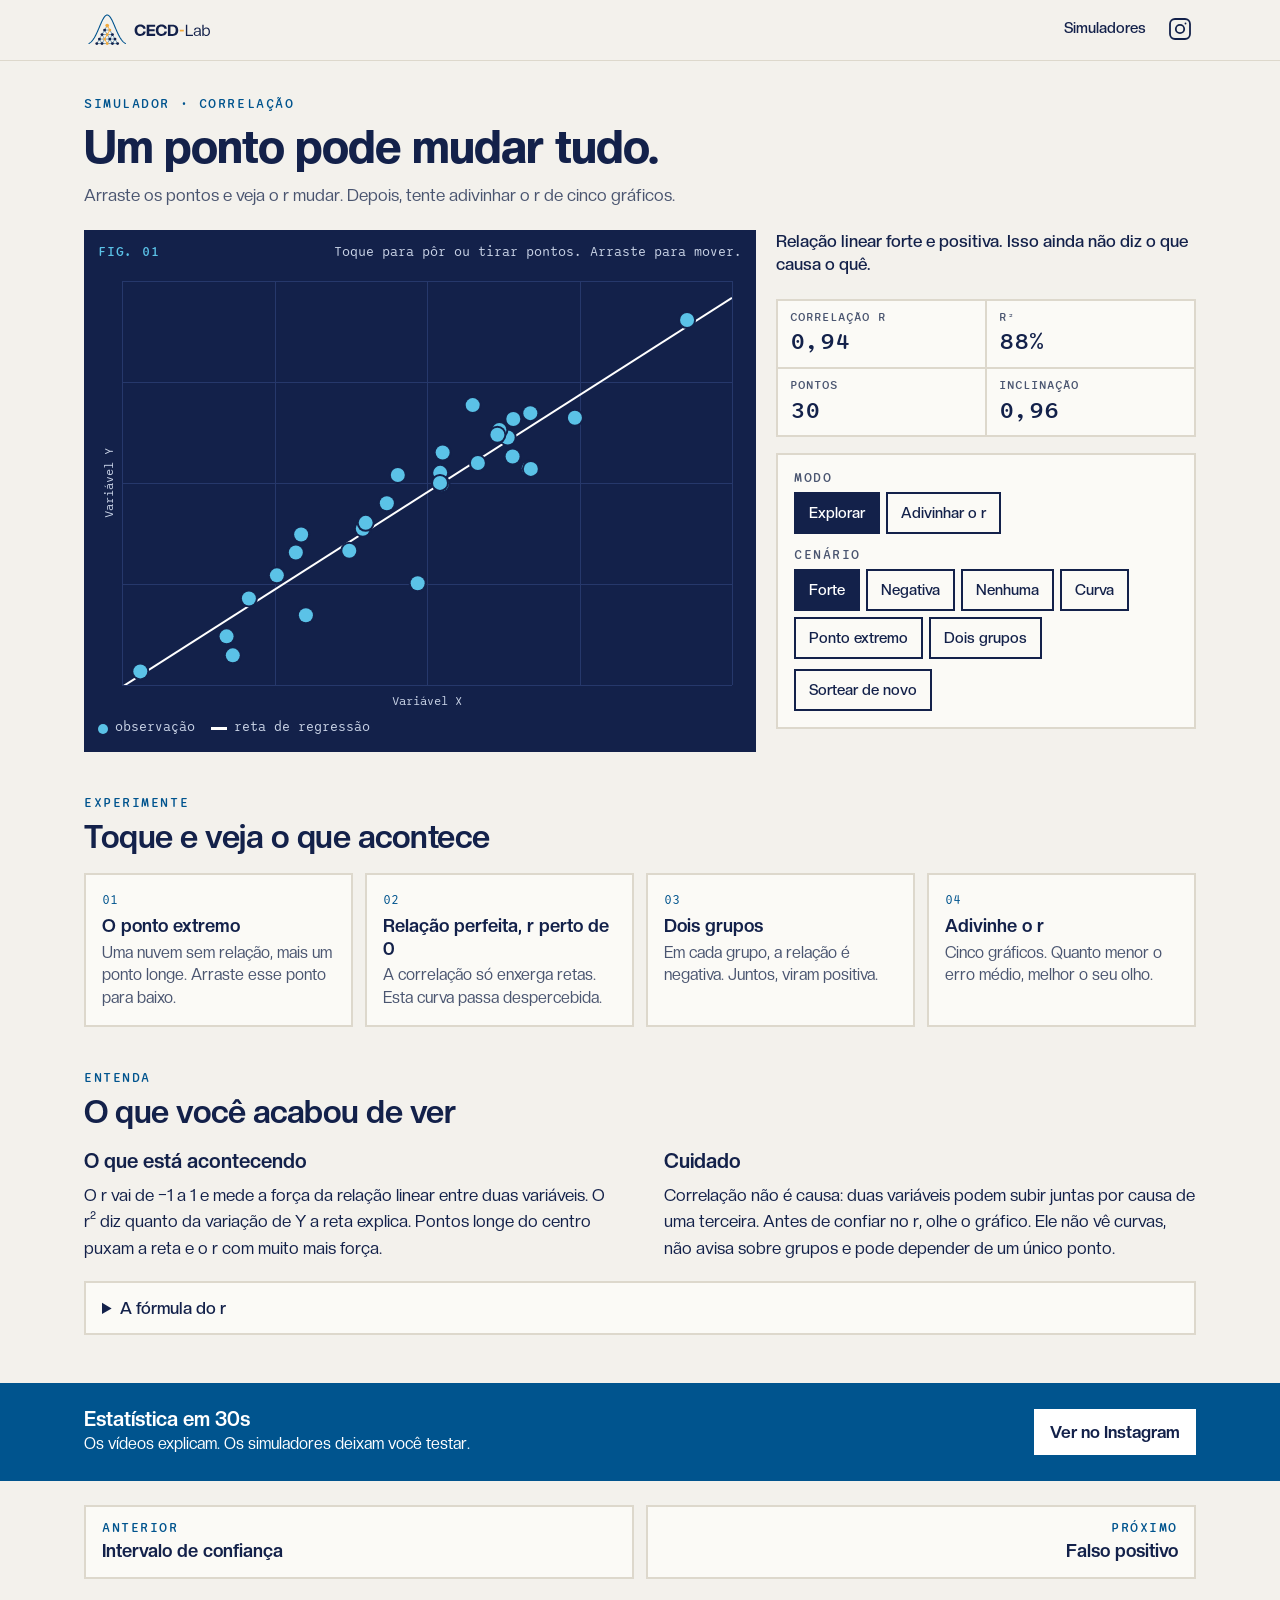
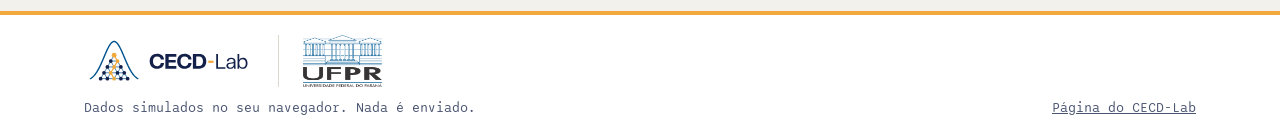
<file: simuladores/correlacao/index.html>
<!DOCTYPE html>
<html lang="pt-BR">
<head>
<meta charset="UTF-8">
<meta name="viewport" content="width=device-width, initial-scale=1">
<title>Correlação · Simuladores do CECD-Lab</title>
<meta name="description" content="Mova pontos, veja o r reagir e tente adivinhar a correlação de cinco gráficos.">
<meta property="og:title" content="Correlação · Simuladores do CECD-Lab">
<meta property="og:description" content="Mova pontos, veja o r reagir e tente adivinhar a correlação de cinco gráficos.">
<meta property="og:image" content="https://cecd-lab-ufpr.github.io/imgs/og.png">
<meta property="og:url" content="https://cecd-lab-ufpr.github.io/simuladores/correlacao/">
<meta property="og:type" content="website">
<link rel="icon" type="image/png" href="../../imgs/favicon.png">
<link rel="stylesheet" href="../base/lab.css">
</head>
<body>

<header class="topo">
  <div class="limite">
    <a href="../../"><img src="../../imgs/logo_lab_curto.svg" alt="CECD-Lab" width="131" height="40"></a>
    <nav aria-label="Navegação">
      <a href="../">Simuladores</a>
      <a class="rede" href="https://www.instagram.com/cecdlabufpr/" aria-label="Instagram do CECD-Lab" title="Instagram do CECD-Lab"><svg viewBox="0 0 24 24" aria-hidden="true"><rect x="2" y="2" width="20" height="20" rx="5"/><circle cx="12" cy="12" r="4.2"/><path d="M17.5 6.5h.01"/></svg></a>
    </nav>
  </div>
</header>

<main>
  <section class="limite abertura">
    <p class="rotulo">Simulador · Correlação</p>
    <h1>Um ponto pode mudar tudo.</h1>
    <p class="chamada">Arraste os pontos e veja o r mudar. Depois, tente adivinhar o r de cinco gráficos.</p>
  </section>

  <section class="limite bancada" aria-label="Simulador">
    <div class="graficos">
      <figure class="painel" style="--alto: 440px; --alto-celular: 340px">
        <figcaption><strong>Fig. 01</strong><span id="rodada">Toque para pôr ou tirar pontos. Arraste para mover.</span></figcaption>
        <canvas id="grafico" tabindex="0" role="application" aria-label="Gráfico de dispersão editável. Use N e P para trocar de ponto e as setas para movê-lo."></canvas>
        <ul class="legenda">
          <li><span class="chave chave-ponto"></span>observação</li>
          <li><span class="chave chave-branca"></span>reta de regressão</li>
        </ul>
      </figure>
    </div>
    <div class="lateral">
      <p class="veredito" id="veredito" aria-live="polite"></p>
      <dl class="leituras">
        <div class="leitura"><dt>Correlação r</dt><dd id="r">–</dd></div><div class="leitura"><dt>r²</dt><dd id="r2">–</dd></div>
        <div class="leitura"><dt>Pontos</dt><dd id="n">–</dd></div><div class="leitura"><dt>Inclinação</dt><dd id="inclinacao">–</dd></div>
      </dl>
      <div class="controles">
        <div class="campo">
          <span class="rotulo" id="modo-rotulo">Modo</span>
          <div class="chips" id="modo" role="group" aria-labelledby="modo-rotulo"><button type="button" data-valor="explorar" aria-pressed="false">Explorar</button><button type="button" data-valor="adivinhar" aria-pressed="false">Adivinhar o r</button></div>
        </div>
        <div class="campo" id="controles-explorar" style="gap: 10px">
          <div class="campo">
          <span class="rotulo" id="cenario-rotulo">Cenário</span>
          <div class="chips" id="cenario" role="group" aria-labelledby="cenario-rotulo"><button type="button" data-valor="forte" aria-pressed="false">Forte</button><button type="button" data-valor="negativa" aria-pressed="false">Negativa</button><button type="button" data-valor="nenhuma" aria-pressed="false">Nenhuma</button><button type="button" data-valor="curva" aria-pressed="false">Curva</button><button type="button" data-valor="extremo" aria-pressed="false">Ponto extremo</button><button type="button" data-valor="grupos" aria-pressed="false">Dois grupos</button></div>
        </div>
          <div class="botoes"><button class="botao" type="button" id="sortear">Sortear de novo</button></div>
        </div>
        <div class="campo" id="controles-adivinhar" style="gap: 10px" hidden>
          <div class="campo">
          <div class="campo-topo"><label for="palpite">Seu palpite para r</label><output id="palpite-saida" for="palpite">0,00</output></div>
          <input id="palpite" type="range" min="-1" max="1" step="0.05" value="0">
        </div>
          <div class="botoes"><button class="botao botao-cheio" type="button" id="confirmar">Confirmar palpite</button></div>
        </div>
      </div>
    </div>
  </section>

  <section class="limite secao">
    <p class="rotulo">Experimente</p>
    <h2>Toque e veja o que acontece</h2>
    <div class="desafios">
      <button class="desafio" type="button" data-desafio="extremo" aria-pressed="false">
        <span class="passo">01</span><strong>O ponto extremo</strong><span class="texto">Uma nuvem sem relação, mais um ponto longe. Arraste esse ponto para baixo.</span>
      </button>
      <button class="desafio" type="button" data-desafio="curva" aria-pressed="false">
        <span class="passo">02</span><strong>Relação perfeita, r perto de 0</strong><span class="texto">A correlação só enxerga retas. Esta curva passa despercebida.</span>
      </button>
      <button class="desafio" type="button" data-desafio="grupos" aria-pressed="false">
        <span class="passo">03</span><strong>Dois grupos</strong><span class="texto">Em cada grupo, a relação é negativa. Juntos, viram positiva.</span>
      </button>
      <button class="desafio" type="button" data-desafio="jogo" aria-pressed="false">
        <span class="passo">04</span><strong>Adivinhe o r</strong><span class="texto">Cinco gráficos. Quanto menor o erro médio, melhor o seu olho.</span>
      </button>
    </div>
  </section>

  <section class="limite secao">
    <p class="rotulo">Entenda</p>
    <h2>O que você acabou de ver</h2>
    <div class="explica">
      <article><h3>O que está acontecendo</h3><p>O r vai de −1 a 1 e mede a força da relação linear entre duas variáveis. O r² diz quanto da variação de Y a reta explica. Pontos longe do centro puxam a reta e o r com muito mais força.</p></article>
      <article><h3>Cuidado</h3><p>Correlação não é causa: duas variáveis podem subir juntas por causa de uma terceira. Antes de confiar no r, olhe o gráfico. Ele não vê curvas, não avisa sobre grupos e pode depender de um único ponto.</p></article>
    </div>
    <details class="conta">
      <summary>A fórmula do r</summary>
      <div class="miolo">
        <p class="formula">r = Σ(xᵢ − x̄)(yᵢ − ȳ) ÷ √[ Σ(xᵢ − x̄)² · Σ(yᵢ − ȳ)² ]</p>
        <p>Pontos que estão acima da média em X e em Y ao mesmo tempo somam a favor do r. Pontos acima em um e abaixo no outro somam contra.</p>
      </div>
    </details>
  </section>

  <section class="reels">
    <div class="limite">
      <div><strong>Estatística em 30s</strong><p>Os vídeos explicam. Os simuladores deixam você testar.</p></div>
      <a href="https://www.instagram.com/cecdlabufpr/">Ver no Instagram</a>
    </div>
  </section>

  <nav class="limite seguir" aria-label="Outros simuladores">
    <a href="../intervalo-de-confianca/"><span class="rotulo">Anterior</span>Intervalo de confiança</a>
    <a href="../falso-positivo/"><span class="rotulo">Próximo</span>Falso positivo</a>
  </nav>
</main>

<footer class="rodape">
  <div class="limite logos">
    <img src="../../imgs/logo_lab_curto.svg" alt="CECD-Lab" width="170" height="52">
    <span class="fio" aria-hidden="true"></span>
    <img src="../../imgs/logo_ufpr.png" alt="Universidade Federal do Paraná">
  </div>
  <div class="limite creditos">
    <span>Dados simulados no seu navegador. Nada é enviado.</span>
    <a href="../../">Página do CECD-Lab</a>
  </div>
</footer>
<script src="../base/estat.js"></script>
<script src="../base/lab.js"></script>
<script src="sim.js"></script>
</body>
</html>
</file>
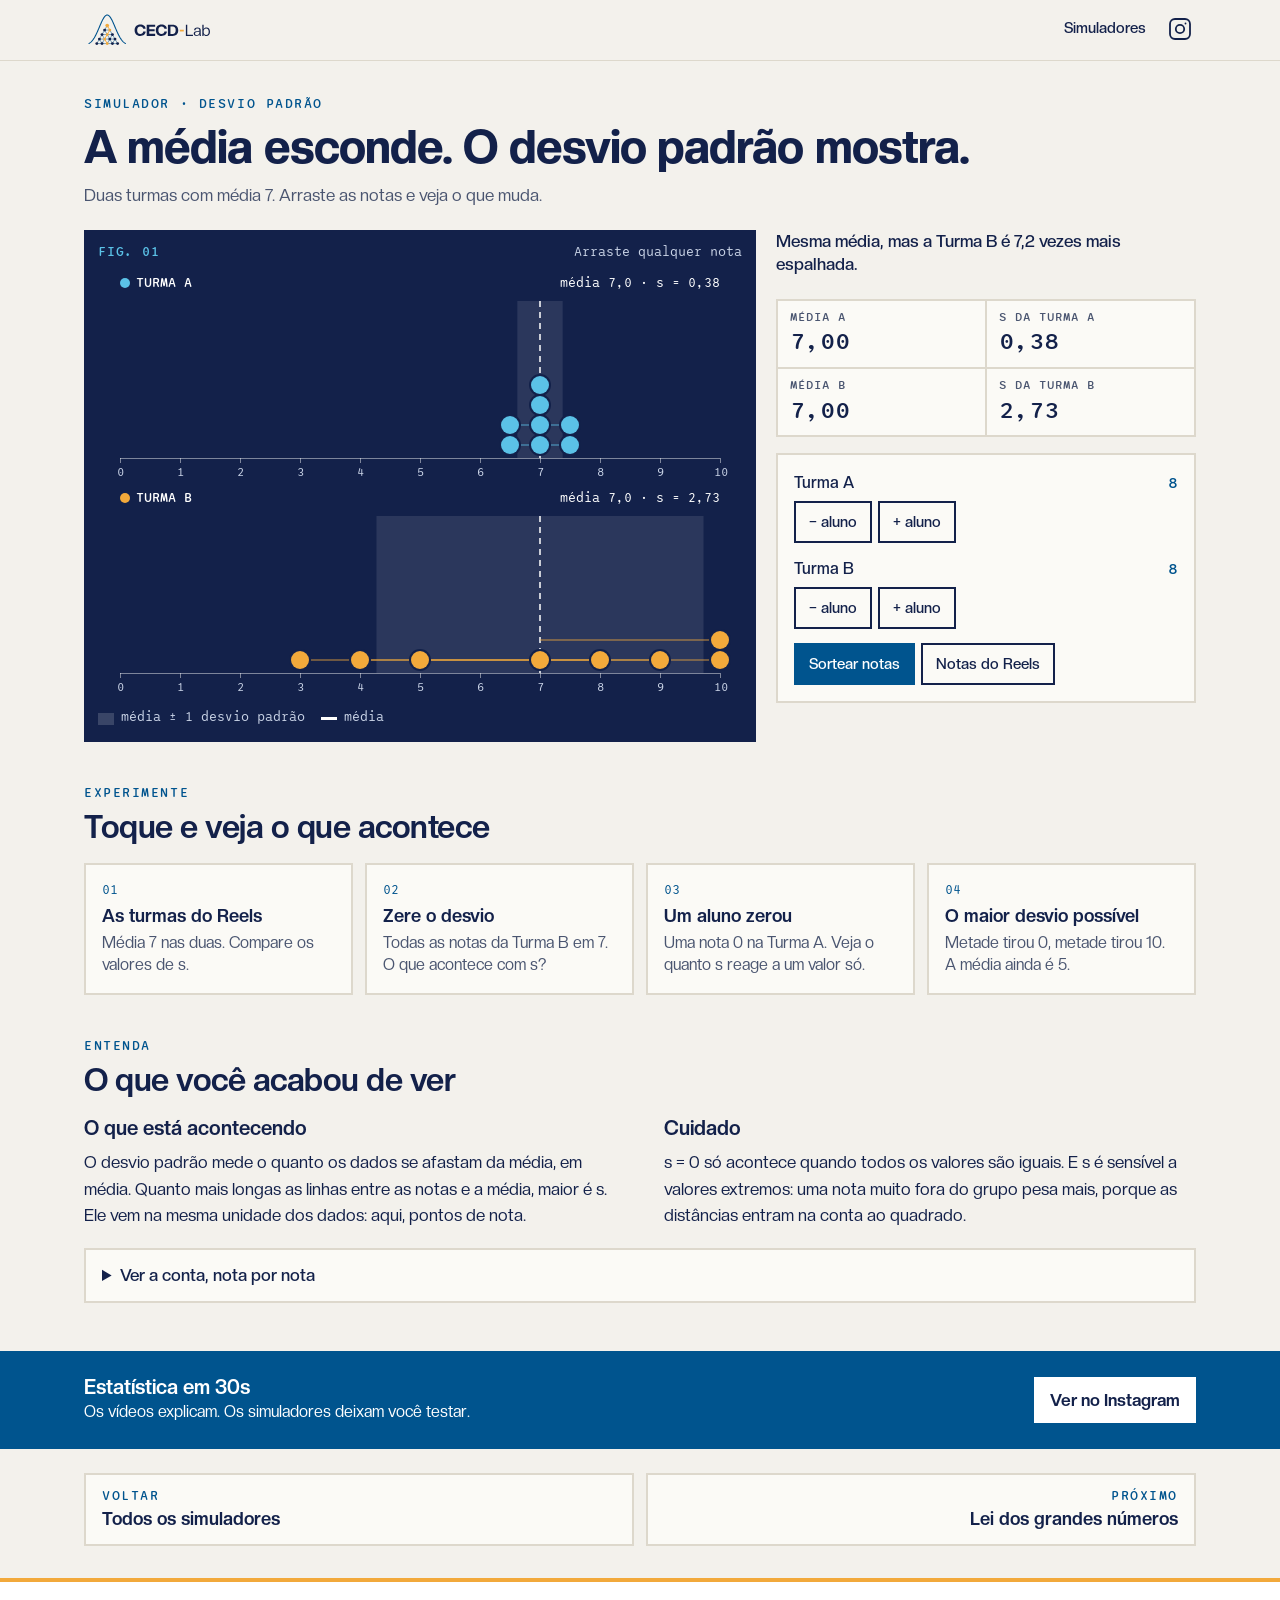
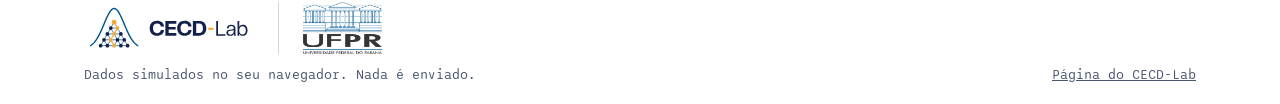
<file: simuladores/desvio-padrao/index.html>
<!DOCTYPE html>
<html lang="pt-BR">
<head>
<meta charset="UTF-8">
<meta name="viewport" content="width=device-width, initial-scale=1">
<title>Desvio padrão · Simuladores do CECD-Lab</title>
<meta name="description" content="Arraste as notas de duas turmas e veja a média ficar igual enquanto o espalhamento muda.">
<meta property="og:title" content="Desvio padrão · Simuladores do CECD-Lab">
<meta property="og:description" content="Arraste as notas de duas turmas e veja a média ficar igual enquanto o espalhamento muda.">
<meta property="og:image" content="https://cecd-lab-ufpr.github.io/imgs/og.png">
<meta property="og:url" content="https://cecd-lab-ufpr.github.io/simuladores/desvio-padrao/">
<meta property="og:type" content="website">
<link rel="icon" type="image/png" href="../../imgs/favicon.png">
<link rel="stylesheet" href="../base/lab.css">
</head>
<body>

<header class="topo">
  <div class="limite">
    <a href="../../"><img src="../../imgs/logo_lab_curto.svg" alt="CECD-Lab" width="131" height="40"></a>
    <nav aria-label="Navegação">
      <a href="../">Simuladores</a>
      <a class="rede" href="https://www.instagram.com/cecdlabufpr/" aria-label="Instagram do CECD-Lab" title="Instagram do CECD-Lab"><svg viewBox="0 0 24 24" aria-hidden="true"><rect x="2" y="2" width="20" height="20" rx="5"/><circle cx="12" cy="12" r="4.2"/><path d="M17.5 6.5h.01"/></svg></a>
    </nav>
  </div>
</header>

<main>
  <section class="limite abertura">
    <p class="rotulo">Simulador · Desvio padrão</p>
    <h1>A média esconde. O desvio padrão mostra.</h1>
    <p class="chamada">Duas turmas com média 7. Arraste as notas e veja o que muda.</p>
  </section>

  <section class="limite bancada" aria-label="Simulador">
    <div class="graficos">
      <figure class="painel" style="--alto: 430px; --alto-celular: 400px">
        <figcaption><strong>Fig. 01</strong><span>Arraste qualquer nota</span></figcaption>
        <canvas id="grafico" tabindex="0" role="application" aria-label="Notas de duas turmas em uma escala de 0 a 10. Use as setas para mudar a nota selecionada."></canvas>
        <ul class="legenda">
          <li><span class="chave chave-neutra"></span>média ± 1 desvio padrão</li>
          <li><span class="chave chave-branca"></span>média</li>
        </ul>
      </figure>
    </div>
    <div class="lateral">
      <p class="veredito" id="veredito" aria-live="polite"></p>
      <dl class="leituras">
        <div class="leitura"><dt>Média A</dt><dd id="media-a">–</dd></div><div class="leitura"><dt>s da Turma A</dt><dd id="dp-a">–</dd></div>
        <div class="leitura"><dt>Média B</dt><dd id="media-b">–</dd></div><div class="leitura"><dt>s da Turma B</dt><dd id="dp-b">–</dd></div>
      </dl>
      <div class="controles">
        <div class="campo">
          <div class="campo-topo"><span>Turma A</span><output id="n-a">8</output></div>
          <div class="botoes"><button class="botao" type="button" data-aluno="menos" data-turma="0">− aluno</button><button class="botao" type="button" data-aluno="mais" data-turma="0">+ aluno</button></div>
        </div>
        <div class="campo">
          <div class="campo-topo"><span>Turma B</span><output id="n-b">8</output></div>
          <div class="botoes"><button class="botao" type="button" data-aluno="menos" data-turma="1">− aluno</button><button class="botao" type="button" data-aluno="mais" data-turma="1">+ aluno</button></div>
        </div>
        <div class="botoes">
          <button class="botao botao-cheio" type="button" id="sortear">Sortear notas</button>
          <button class="botao" type="button" id="voltar">Notas do Reels</button>
        </div>
      </div>
    </div>
  </section>

  <section class="limite secao">
    <p class="rotulo">Experimente</p>
    <h2>Toque e veja o que acontece</h2>
    <div class="desafios">
      <button class="desafio" type="button" data-desafio="reels" aria-pressed="false">
        <span class="passo">01</span><strong>As turmas do Reels</strong><span class="texto">Média 7 nas duas. Compare os valores de s.</span>
      </button>
      <button class="desafio" type="button" data-desafio="zero" aria-pressed="false">
        <span class="passo">02</span><strong>Zere o desvio</strong><span class="texto">Todas as notas da Turma B em 7. O que acontece com s?</span>
      </button>
      <button class="desafio" type="button" data-desafio="zerou" aria-pressed="false">
        <span class="passo">03</span><strong>Um aluno zerou</strong><span class="texto">Uma nota 0 na Turma A. Veja o quanto s reage a um valor só.</span>
      </button>
      <button class="desafio" type="button" data-desafio="maximo" aria-pressed="false">
        <span class="passo">04</span><strong>O maior desvio possível</strong><span class="texto">Metade tirou 0, metade tirou 10. A média ainda é 5.</span>
      </button>
    </div>
  </section>

  <section class="limite secao">
    <p class="rotulo">Entenda</p>
    <h2>O que você acabou de ver</h2>
    <div class="explica">
      <article><h3>O que está acontecendo</h3><p>O desvio padrão mede o quanto os dados se afastam da média, em média. Quanto mais longas as linhas entre as notas e a média, maior é s. Ele vem na mesma unidade dos dados: aqui, pontos de nota.</p></article>
      <article><h3>Cuidado</h3><p>s = 0 só acontece quando todos os valores são iguais. E s é sensível a valores extremos: uma nota muito fora do grupo pesa mais, porque as distâncias entram na conta ao quadrado.</p></article>
    </div>
    <details class="conta">
      <summary>Ver a conta, nota por nota</summary>
      <div class="miolo">
        <p class="formula">s = √[ Σ(xᵢ − x̄)² ÷ (n − 1) ]</p>
        <div class="tabelas" id="tabelas"></div>
      </div>
    </details>
  </section>

  <section class="reels">
    <div class="limite">
      <div><strong>Estatística em 30s</strong><p>Os vídeos explicam. Os simuladores deixam você testar.</p></div>
      <a href="https://www.instagram.com/cecdlabufpr/">Ver no Instagram</a>
    </div>
  </section>

  <nav class="limite seguir" aria-label="Outros simuladores">
    <a href="../"><span class="rotulo">Voltar</span>Todos os simuladores</a>
    <a href="../grandes-numeros/"><span class="rotulo">Próximo</span>Lei dos grandes números</a>
  </nav>
</main>

<footer class="rodape">
  <div class="limite logos">
    <img src="../../imgs/logo_lab_curto.svg" alt="CECD-Lab" width="170" height="52">
    <span class="fio" aria-hidden="true"></span>
    <img src="../../imgs/logo_ufpr.png" alt="Universidade Federal do Paraná">
  </div>
  <div class="limite creditos">
    <span>Dados simulados no seu navegador. Nada é enviado.</span>
    <a href="../../">Página do CECD-Lab</a>
  </div>
</footer>
<script src="../base/estat.js"></script>
<script src="../base/lab.js"></script>
<script src="sim.js"></script>
</body>
</html>
</file>
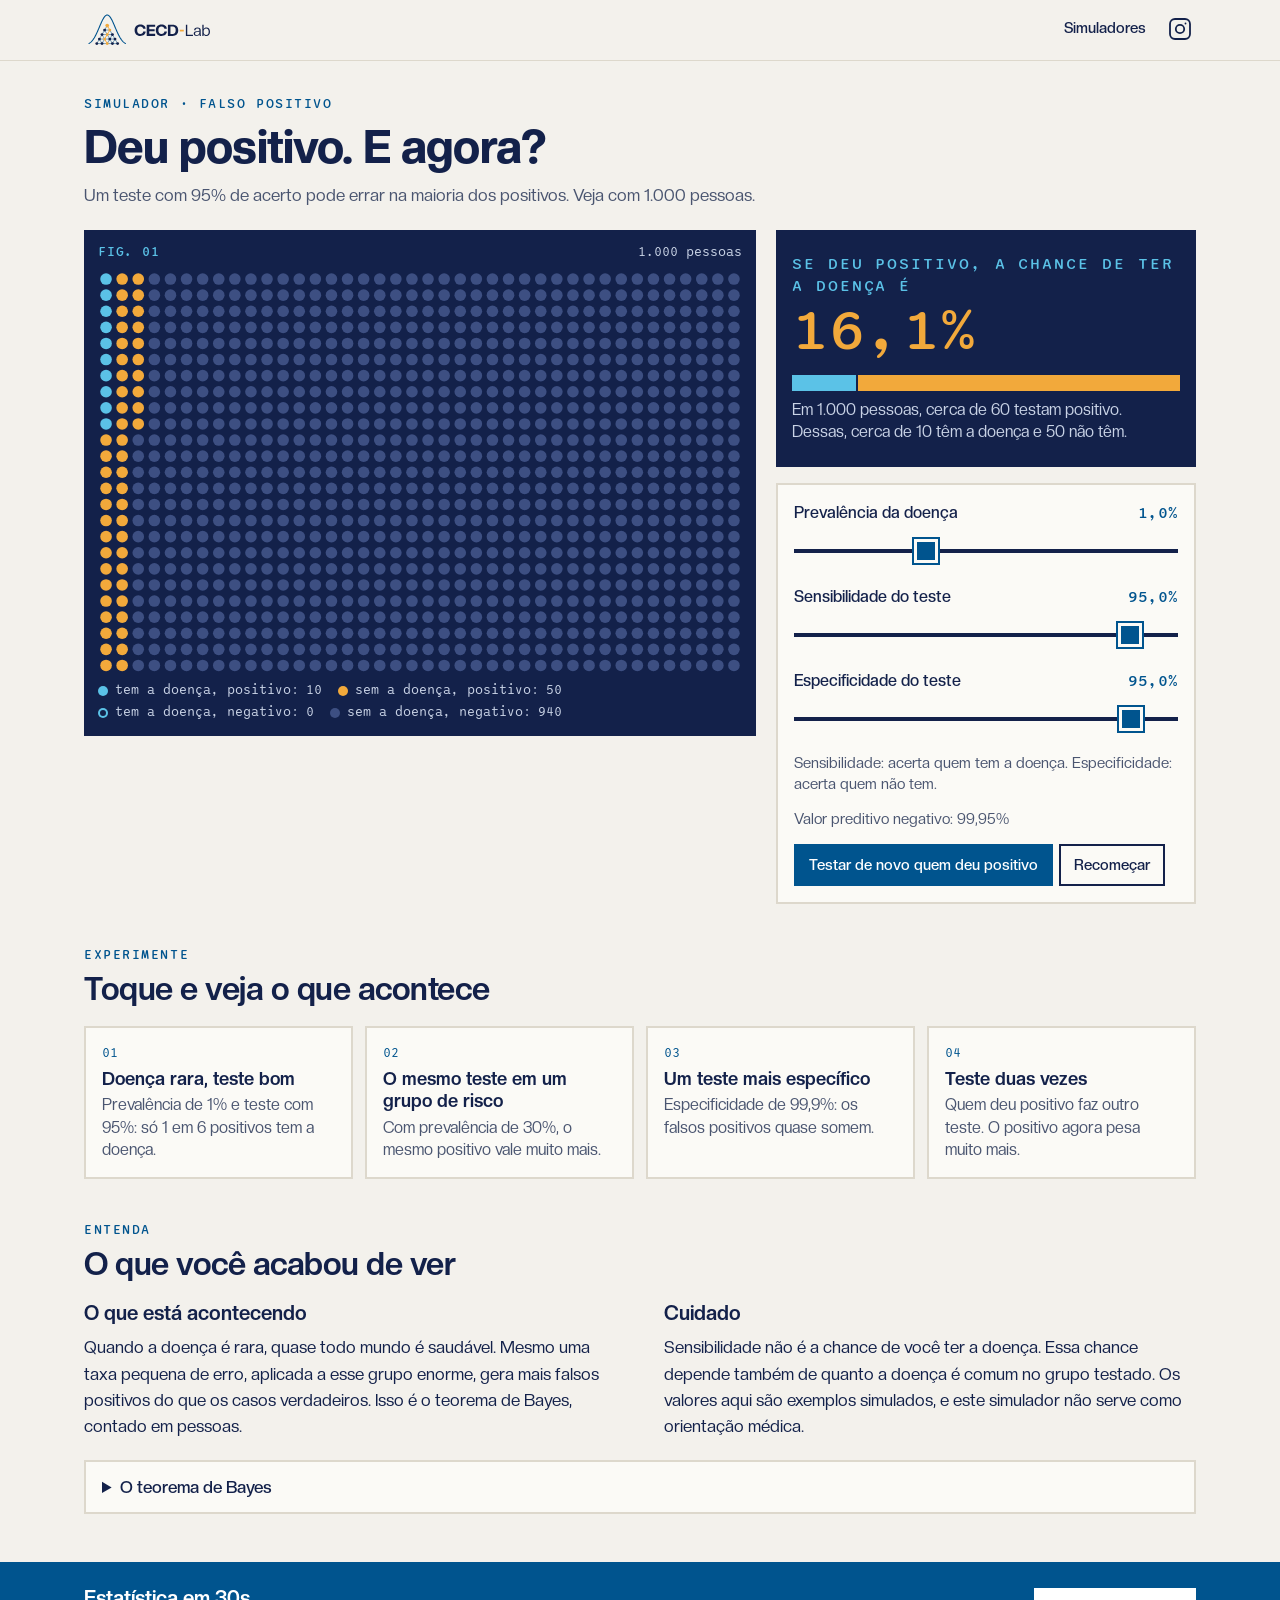
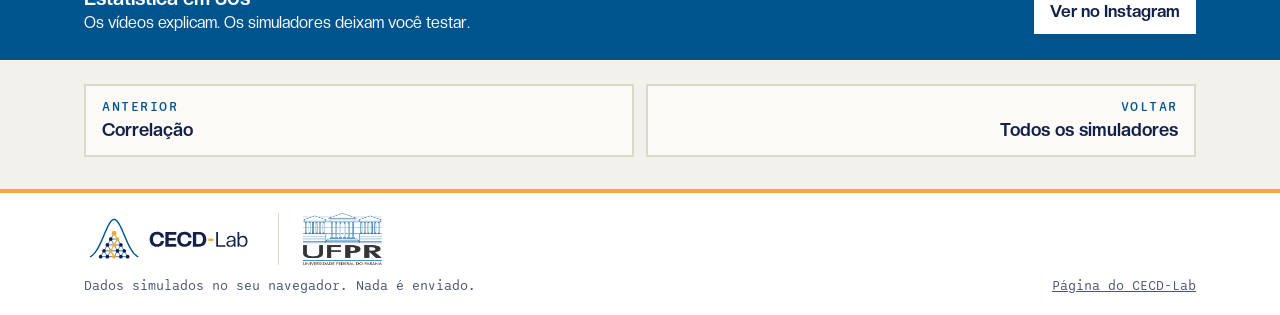
<file: simuladores/falso-positivo/index.html>
<!DOCTYPE html>
<html lang="pt-BR">
<head>
<meta charset="UTF-8">
<meta name="viewport" content="width=device-width, initial-scale=1">
<title>Falso positivo · Simuladores do CECD-Lab</title>
<meta name="description" content="Veja por que um teste muito bom ainda pode errar na maioria dos resultados positivos.">
<meta property="og:title" content="Falso positivo · Simuladores do CECD-Lab">
<meta property="og:description" content="Veja por que um teste muito bom ainda pode errar na maioria dos resultados positivos.">
<meta property="og:image" content="https://cecd-lab-ufpr.github.io/imgs/og.png">
<meta property="og:url" content="https://cecd-lab-ufpr.github.io/simuladores/falso-positivo/">
<meta property="og:type" content="website">
<link rel="icon" type="image/png" href="../../imgs/favicon.png">
<link rel="stylesheet" href="../base/lab.css">
</head>
<body>

<header class="topo">
  <div class="limite">
    <a href="../../"><img src="../../imgs/logo_lab_curto.svg" alt="CECD-Lab" width="131" height="40"></a>
    <nav aria-label="Navegação">
      <a href="../">Simuladores</a>
      <a class="rede" href="https://www.instagram.com/cecdlabufpr/" aria-label="Instagram do CECD-Lab" title="Instagram do CECD-Lab"><svg viewBox="0 0 24 24" aria-hidden="true"><rect x="2" y="2" width="20" height="20" rx="5"/><circle cx="12" cy="12" r="4.2"/><path d="M17.5 6.5h.01"/></svg></a>
    </nav>
  </div>
</header>

<main>
  <section class="limite abertura">
    <p class="rotulo">Simulador · Falso positivo</p>
    <h1>Deu positivo. E agora?</h1>
    <p class="chamada">Um teste com 95% de acerto pode errar na maioria dos positivos. Veja com 1.000 pessoas.</p>
  </section>

  <section class="limite bancada" aria-label="Simulador">
    <div class="graficos">
      <figure class="painel">
        <figcaption><strong>Fig. 01</strong><span>1.000 pessoas</span></figcaption>
        <canvas id="grafico" role="img" aria-label="Mil pessoas" style="height: auto; aspect-ratio: 8 / 5"></canvas>
        <ul class="legenda">
          <li><span class="chave chave-ponto"></span>tem a doença, positivo: <span id="vp">0</span></li>
          <li><span class="chave chave-ponto chave-ambar"></span>sem a doença, positivo: <span id="fp">0</span></li>
          <li><span class="chave chave-ponto chave-aro"></span>tem a doença, negativo: <span id="fn">0</span></li>
          <li><span class="chave chave-ponto chave-apagada"></span>sem a doença, negativo: <span id="vn">0</span></li>
        </ul>
      </figure>
    </div>
    <div class="lateral">
      <div class="destaque">
        <p class="rotulo">Se deu positivo, a chance de ter a doença é</p>
        <span class="numero" id="vpp" aria-live="polite">–</span>
        <div class="barra" aria-hidden="true"><span class="verdadeiro" id="barra-vp"></span><span class="falso" id="barra-fp"></span></div>
        <p id="vpp-frase"></p>
        <p id="repetido">&nbsp;</p>
      </div>
      <div class="controles">
        <div class="campo">
          <div class="campo-topo"><label for="prev">Prevalência da doença</label><output id="prev-saida" for="prev">1%</output></div>
          <input id="prev" type="range" min="0" max="1" step="0.001" value="0.5">
        </div>
        <div class="campo">
          <div class="campo-topo"><label for="sens">Sensibilidade do teste</label><output id="sens-saida" for="sens">95%</output></div>
          <input id="sens" type="range" min="0.5" max="1" step="0.005" value="0.95">
        </div>
        <div class="campo">
          <div class="campo-topo"><label for="espec">Especificidade do teste</label><output id="espec-saida" for="espec">95%</output></div>
          <input id="espec" type="range" min="0.5" max="0.999" step="0.001" value="0.95">
        </div>
        <p class="ajuda">Sensibilidade: acerta quem tem a doença. Especificidade: acerta quem não tem.</p>
        <p class="ajuda" id="vpn"></p>
        <div class="botoes">
          <button class="botao botao-cheio" type="button" id="repetir">Testar de novo quem deu positivo</button>
          <button class="botao" type="button" id="voltar">Recomeçar</button>
        </div>
      </div>
    </div>
  </section>

  <section class="limite secao">
    <p class="rotulo">Experimente</p>
    <h2>Toque e veja o que acontece</h2>
    <div class="desafios">
      <button class="desafio" type="button" data-desafio="rara" aria-pressed="false">
        <span class="passo">01</span><strong>Doença rara, teste bom</strong><span class="texto">Prevalência de 1% e teste com 95%: só 1 em 6 positivos tem a doença.</span>
      </button>
      <button class="desafio" type="button" data-desafio="risco" aria-pressed="false">
        <span class="passo">02</span><strong>O mesmo teste em um grupo de risco</strong><span class="texto">Com prevalência de 30%, o mesmo positivo vale muito mais.</span>
      </button>
      <button class="desafio" type="button" data-desafio="melhor" aria-pressed="false">
        <span class="passo">03</span><strong>Um teste mais específico</strong><span class="texto">Especificidade de 99,9%: os falsos positivos quase somem.</span>
      </button>
      <button class="desafio" type="button" data-desafio="repetir" aria-pressed="false">
        <span class="passo">04</span><strong>Teste duas vezes</strong><span class="texto">Quem deu positivo faz outro teste. O positivo agora pesa muito mais.</span>
      </button>
    </div>
  </section>

  <section class="limite secao">
    <p class="rotulo">Entenda</p>
    <h2>O que você acabou de ver</h2>
    <div class="explica">
      <article><h3>O que está acontecendo</h3><p>Quando a doença é rara, quase todo mundo é saudável. Mesmo uma taxa pequena de erro, aplicada a esse grupo enorme, gera mais falsos positivos do que os casos verdadeiros. Isso é o teorema de Bayes, contado em pessoas.</p></article>
      <article><h3>Cuidado</h3><p>Sensibilidade não é a chance de você ter a doença. Essa chance depende também de quanto a doença é comum no grupo testado. Os valores aqui são exemplos simulados, e este simulador não serve como orientação médica.</p></article>
    </div>
    <details class="conta">
      <summary>O teorema de Bayes</summary>
      <div class="miolo">
        <p class="formula">P(doença | positivo) = sens · prev ÷ [ sens · prev + (1 − espec) · (1 − prev) ]</p>
        <p>O número em destaque usa esta conta exata; as contagens de pessoas são arredondadas. O botão de repetir o teste usa o resultado como nova prevalência, o que supõe que os dois testes erram de forma independente.</p>
      </div>
    </details>
  </section>

  <section class="reels">
    <div class="limite">
      <div><strong>Estatística em 30s</strong><p>Os vídeos explicam. Os simuladores deixam você testar.</p></div>
      <a href="https://www.instagram.com/cecdlabufpr/">Ver no Instagram</a>
    </div>
  </section>

  <nav class="limite seguir" aria-label="Outros simuladores">
    <a href="../correlacao/"><span class="rotulo">Anterior</span>Correlação</a>
    <a href="../"><span class="rotulo">Voltar</span>Todos os simuladores</a>
  </nav>
</main>

<footer class="rodape">
  <div class="limite logos">
    <img src="../../imgs/logo_lab_curto.svg" alt="CECD-Lab" width="170" height="52">
    <span class="fio" aria-hidden="true"></span>
    <img src="../../imgs/logo_ufpr.png" alt="Universidade Federal do Paraná">
  </div>
  <div class="limite creditos">
    <span>Dados simulados no seu navegador. Nada é enviado.</span>
    <a href="../../">Página do CECD-Lab</a>
  </div>
</footer>
<script src="../base/estat.js"></script>
<script src="../base/lab.js"></script>
<script src="sim.js"></script>
</body>
</html>
</file>
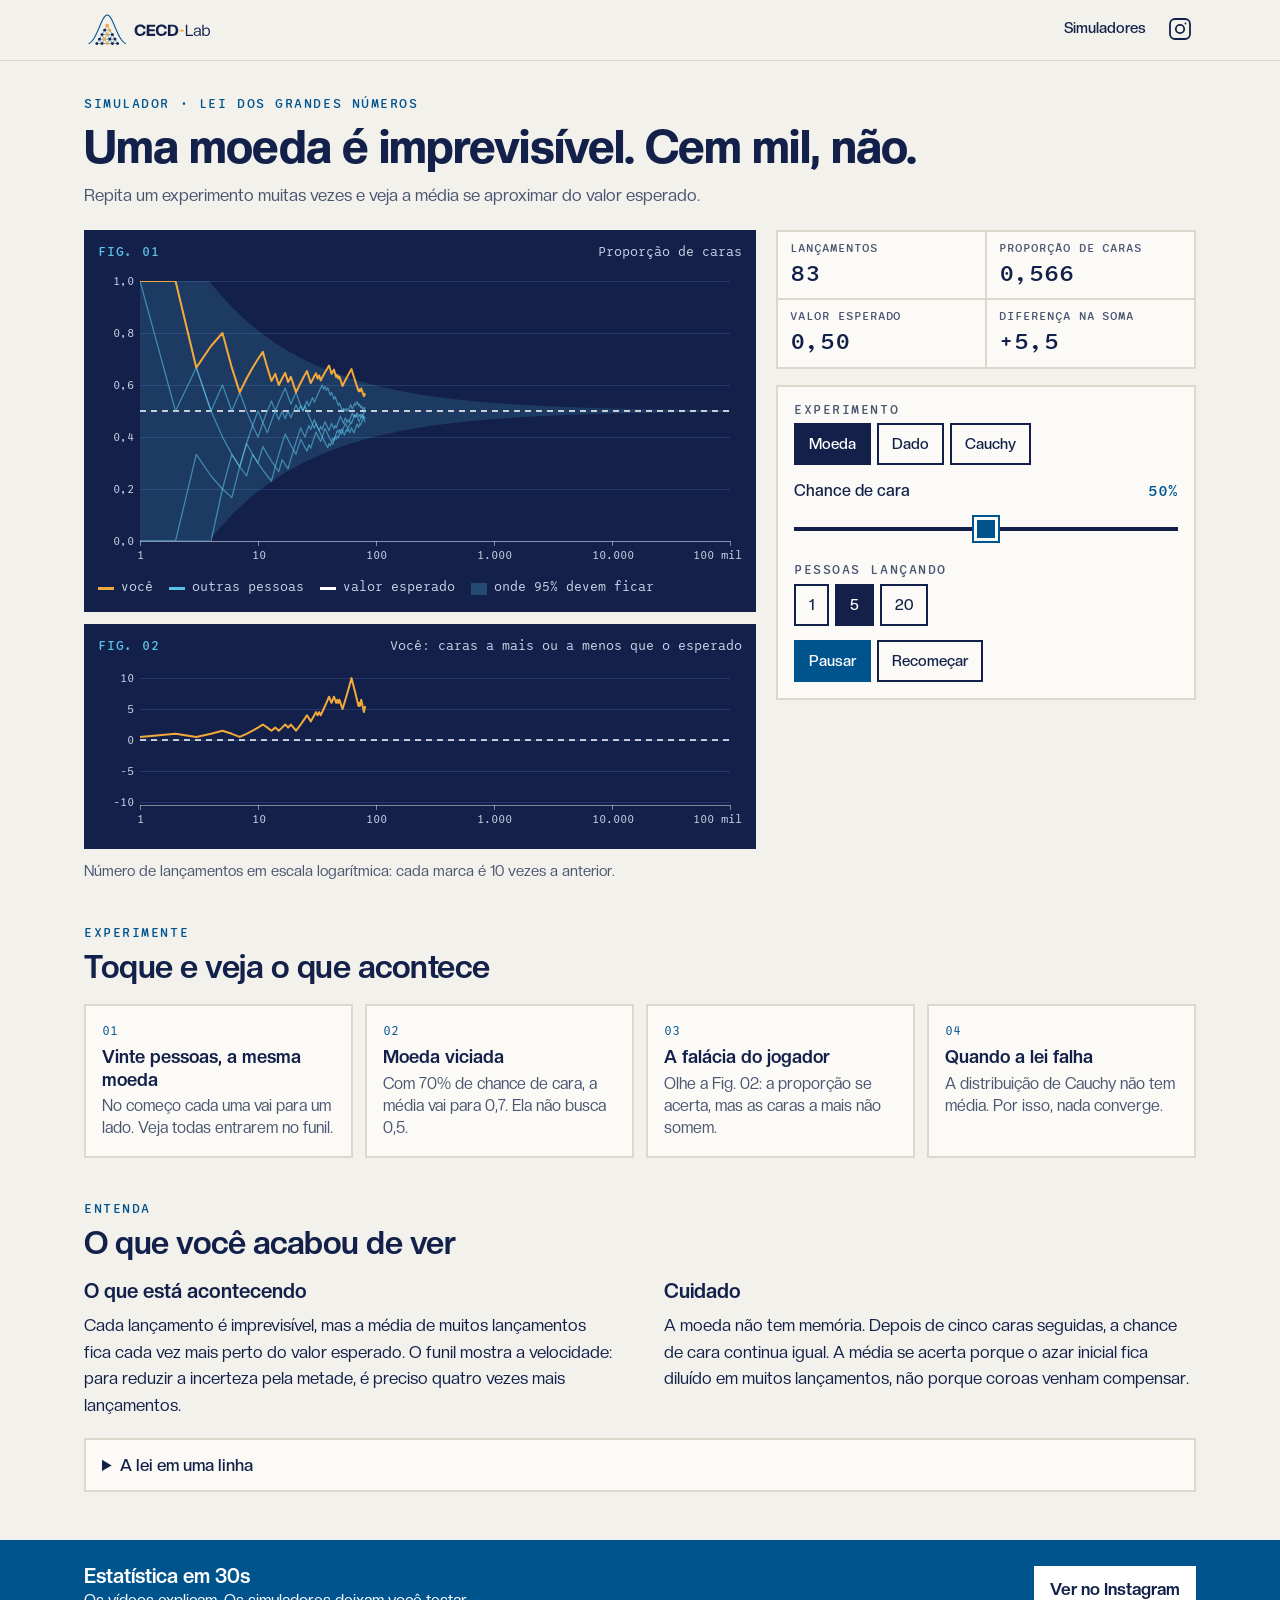
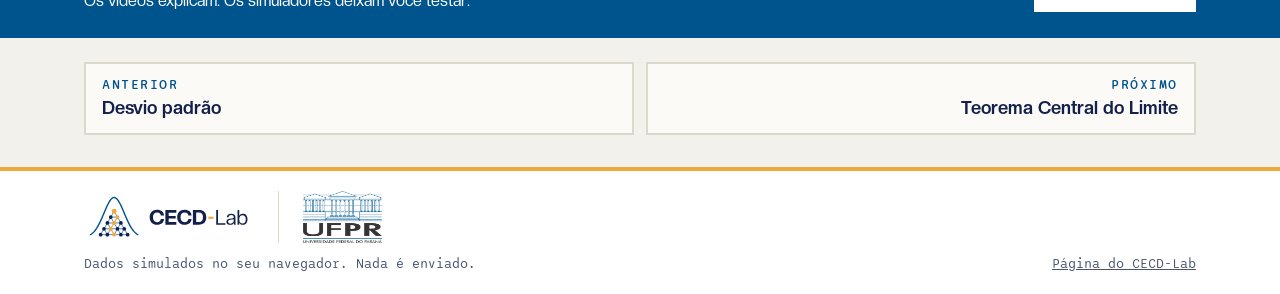
<file: simuladores/grandes-numeros/index.html>
<!DOCTYPE html>
<html lang="pt-BR">
<head>
<meta charset="UTF-8">
<meta name="viewport" content="width=device-width, initial-scale=1">
<title>Lei dos grandes números · Simuladores do CECD-Lab</title>
<meta name="description" content="Lance moedas e dados até 100 mil vezes e veja a média encontrar o valor esperado.">
<meta property="og:title" content="Lei dos grandes números · Simuladores do CECD-Lab">
<meta property="og:description" content="Lance moedas e dados até 100 mil vezes e veja a média encontrar o valor esperado.">
<meta property="og:image" content="https://cecd-lab-ufpr.github.io/imgs/og.png">
<meta property="og:url" content="https://cecd-lab-ufpr.github.io/simuladores/grandes-numeros/">
<meta property="og:type" content="website">
<link rel="icon" type="image/png" href="../../imgs/favicon.png">
<link rel="stylesheet" href="../base/lab.css">
</head>
<body>

<header class="topo">
  <div class="limite">
    <a href="../../"><img src="../../imgs/logo_lab_curto.svg" alt="CECD-Lab" width="131" height="40"></a>
    <nav aria-label="Navegação">
      <a href="../">Simuladores</a>
      <a class="rede" href="https://www.instagram.com/cecdlabufpr/" aria-label="Instagram do CECD-Lab" title="Instagram do CECD-Lab"><svg viewBox="0 0 24 24" aria-hidden="true"><rect x="2" y="2" width="20" height="20" rx="5"/><circle cx="12" cy="12" r="4.2"/><path d="M17.5 6.5h.01"/></svg></a>
    </nav>
  </div>
</header>

<main>
  <section class="limite abertura">
    <p class="rotulo">Simulador · Lei dos grandes números</p>
    <h1>Uma moeda é imprevisível. Cem mil, não.</h1>
    <p class="chamada">Repita um experimento muitas vezes e veja a média se aproximar do valor esperado.</p>
  </section>

  <section class="limite bancada" aria-label="Simulador">
    <div class="graficos">
      <figure class="painel" style="--alto: 300px; --alto-celular: 260px">
        <figcaption><strong>Fig. 01</strong><span id="titulo-media">Proporção de caras</span></figcaption>
        <canvas id="grafico" role="img" aria-label="Média acumulada de cada pessoa conforme o número de lançamentos aumenta."></canvas>
        <ul class="legenda">
          <li><span class="chave chave-ambar"></span>você</li>
          <li id="chave-outras"><span class="chave"></span>outras pessoas</li>
          <li id="chave-esperado"><span class="chave chave-branca"></span>valor esperado</li>
          <li id="chave-funil"><span class="chave chave-faixa"></span>onde 95% devem ficar</li>
        </ul>
      </figure>
      <figure class="painel" id="fig-dif" style="--alto: 170px; --alto-celular: 150px">
        <figcaption><strong>Fig. 02</strong><span>Você: <span id="unidade-dif">caras a mais ou a menos que o esperado</span></span></figcaption>
        <canvas id="grafico-dif" role="img" aria-label="Diferença entre a soma observada e a soma esperada conforme o número de lançamentos aumenta."></canvas>
      </figure>
      <p class="ajuda">Número de lançamentos em escala logarítmica: cada marca é 10 vezes a anterior.</p>
    </div>
    <div class="lateral">
      <dl class="leituras">
        <div class="leitura"><dt>Lançamentos</dt><dd id="n">–</dd></div><div class="leitura"><dt id="rotulo-media">Proporção de caras</dt><dd id="media">–</dd></div>
        <div class="leitura"><dt>Valor esperado</dt><dd id="esperado">–</dd></div><div class="leitura"><dt>Diferença na soma</dt><dd id="diferenca">–</dd></div>
      </dl>
      <div class="controles">
        <div class="campo">
          <span class="rotulo" id="tipo-rotulo">Experimento</span>
          <div class="chips" id="tipo" role="group" aria-labelledby="tipo-rotulo"><button type="button" data-valor="moeda" aria-pressed="true">Moeda</button><button type="button" data-valor="dado" aria-pressed="false">Dado</button><button type="button" data-valor="cauchy" aria-pressed="false">Cauchy</button></div>
        </div>
        <div class="campo" id="campo-p">
          <div class="campo-topo"><label for="p">Chance de cara</label><output id="p-saida" for="p">50%</output></div>
          <input id="p" type="range" min="0.05" max="0.95" step="0.05" value="0.5">
        </div>
        <div class="campo">
          <span class="rotulo" id="pessoas-rotulo">Pessoas lançando</span>
          <div class="chips" id="pessoas" role="group" aria-labelledby="pessoas-rotulo"><button type="button" data-valor="1" aria-pressed="false">1</button><button type="button" data-valor="5" aria-pressed="true">5</button><button type="button" data-valor="20" aria-pressed="false">20</button></div>
        </div>
        <div class="botoes">
          <button class="botao botao-cheio" type="button" id="jogar">Lançar</button>
          <button class="botao" type="button" id="limpar">Recomeçar</button>
        </div>
      </div>
    </div>
  </section>

  <section class="limite secao">
    <p class="rotulo">Experimente</p>
    <h2>Toque e veja o que acontece</h2>
    <div class="desafios">
      <button class="desafio" type="button" data-desafio="honesta" aria-pressed="false">
        <span class="passo">01</span><strong>Vinte pessoas, a mesma moeda</strong><span class="texto">No começo cada uma vai para um lado. Veja todas entrarem no funil.</span>
      </button>
      <button class="desafio" type="button" data-desafio="viciada" aria-pressed="false">
        <span class="passo">02</span><strong>Moeda viciada</strong><span class="texto">Com 70% de chance de cara, a média vai para 0,7. Ela não busca 0,5.</span>
      </button>
      <button class="desafio" type="button" data-desafio="jogador" aria-pressed="false">
        <span class="passo">03</span><strong>A falácia do jogador</strong><span class="texto">Olhe a Fig. 02: a proporção se acerta, mas as caras a mais não somem.</span>
      </button>
      <button class="desafio" type="button" data-desafio="falha" aria-pressed="false">
        <span class="passo">04</span><strong>Quando a lei falha</strong><span class="texto">A distribuição de Cauchy não tem média. Por isso, nada converge.</span>
      </button>
    </div>
  </section>

  <section class="limite secao">
    <p class="rotulo">Entenda</p>
    <h2>O que você acabou de ver</h2>
    <div class="explica">
      <article><h3>O que está acontecendo</h3><p>Cada lançamento é imprevisível, mas a média de muitos lançamentos fica cada vez mais perto do valor esperado. O funil mostra a velocidade: para reduzir a incerteza pela metade, é preciso quatro vezes mais lançamentos.</p></article>
      <article><h3>Cuidado</h3><p>A moeda não tem memória. Depois de cinco caras seguidas, a chance de cara continua igual. A média se acerta porque o azar inicial fica diluído em muitos lançamentos, não porque coroas venham compensar.</p></article>
    </div>
    <details class="conta">
      <summary>A lei em uma linha</summary>
      <div class="miolo">
        <p class="formula">x̄ₙ → μ quando n → ∞, com desvio padrão σ/√n</p>
        <p>Vale para observações independentes e de mesma distribuição, desde que a média μ exista. Na distribuição de Cauchy, ela não existe: um único valor extremo basta para jogar a média acumulada longe, em qualquer momento.</p>
      </div>
    </details>
  </section>

  <section class="reels">
    <div class="limite">
      <div><strong>Estatística em 30s</strong><p>Os vídeos explicam. Os simuladores deixam você testar.</p></div>
      <a href="https://www.instagram.com/cecdlabufpr/">Ver no Instagram</a>
    </div>
  </section>

  <nav class="limite seguir" aria-label="Outros simuladores">
    <a href="../desvio-padrao/"><span class="rotulo">Anterior</span>Desvio padrão</a>
    <a href="../limite-central/"><span class="rotulo">Próximo</span>Teorema Central do Limite</a>
  </nav>
</main>

<footer class="rodape">
  <div class="limite logos">
    <img src="../../imgs/logo_lab_curto.svg" alt="CECD-Lab" width="170" height="52">
    <span class="fio" aria-hidden="true"></span>
    <img src="../../imgs/logo_ufpr.png" alt="Universidade Federal do Paraná">
  </div>
  <div class="limite creditos">
    <span>Dados simulados no seu navegador. Nada é enviado.</span>
    <a href="../../">Página do CECD-Lab</a>
  </div>
</footer>
<script src="../base/estat.js"></script>
<script src="../base/lab.js"></script>
<script src="sim.js"></script>
</body>
</html>
</file>
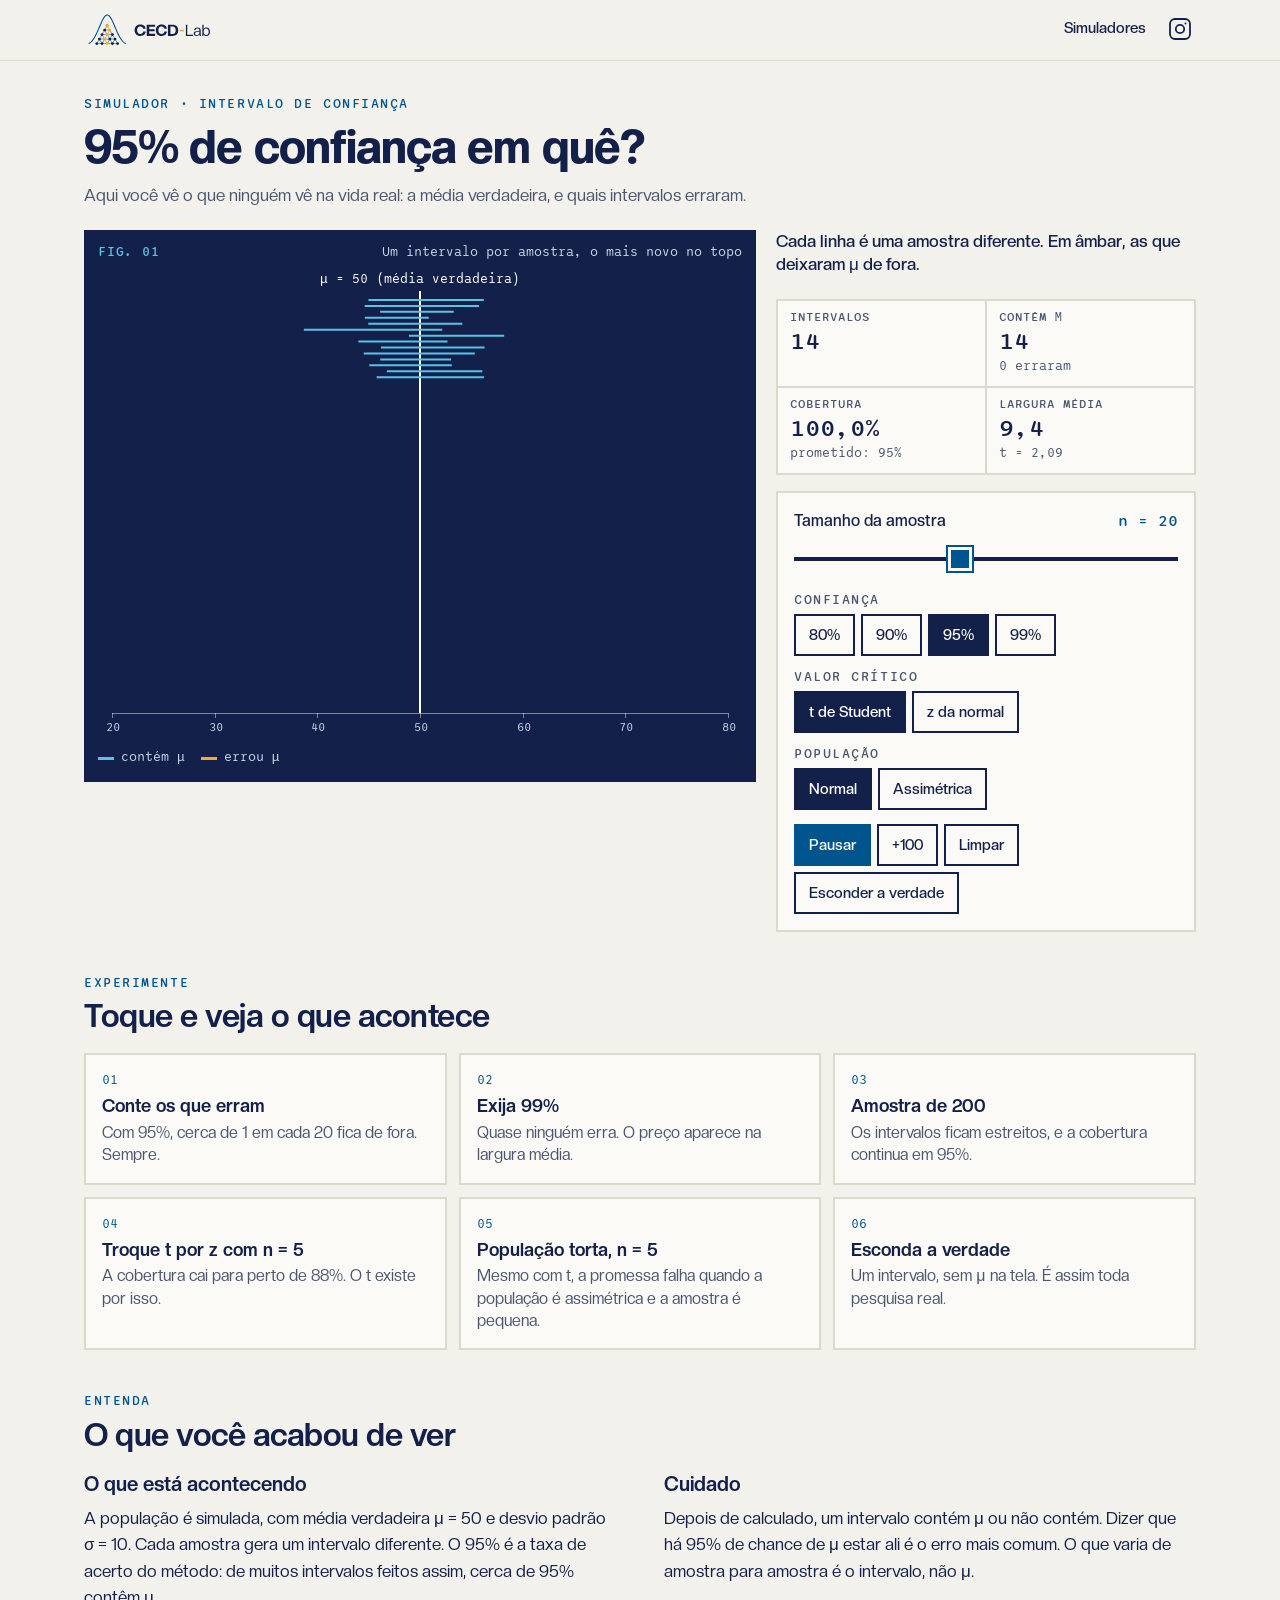
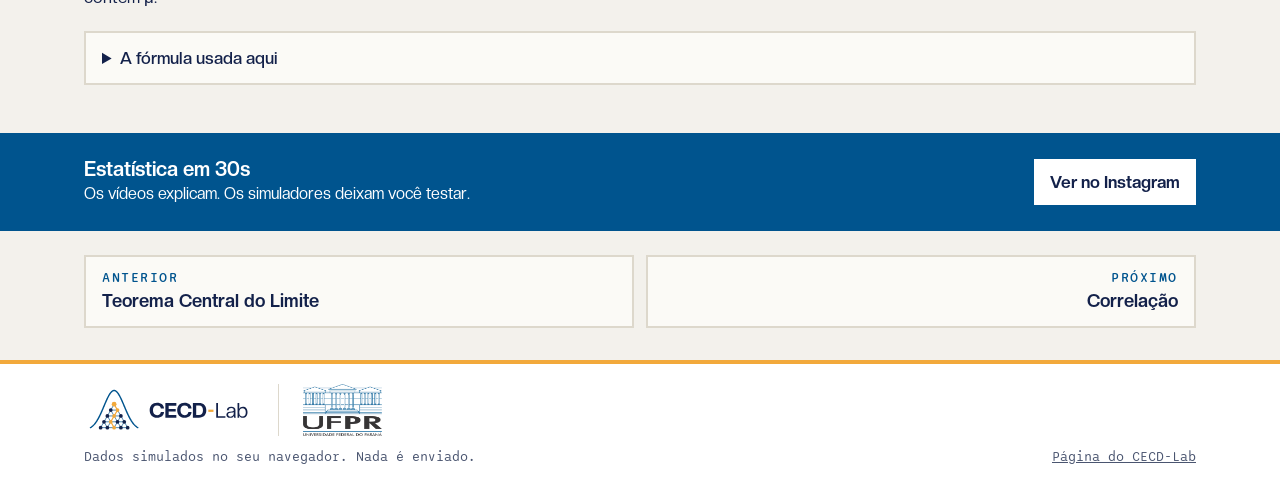
<file: simuladores/intervalo-de-confianca/index.html>
<!DOCTYPE html>
<html lang="pt-BR">
<head>
<meta charset="UTF-8">
<meta name="viewport" content="width=device-width, initial-scale=1">
<title>Intervalo de confiança · Simuladores do CECD-Lab</title>
<meta name="description" content="Sorteie centenas de amostras e veja quantos intervalos capturam a média verdadeira.">
<meta property="og:title" content="Intervalo de confiança · Simuladores do CECD-Lab">
<meta property="og:description" content="Sorteie centenas de amostras e veja quantos intervalos capturam a média verdadeira.">
<meta property="og:image" content="https://cecd-lab-ufpr.github.io/imgs/og.png">
<meta property="og:url" content="https://cecd-lab-ufpr.github.io/simuladores/intervalo-de-confianca/">
<meta property="og:type" content="website">
<link rel="icon" type="image/png" href="../../imgs/favicon.png">
<link rel="stylesheet" href="../base/lab.css">
</head>
<body>

<header class="topo">
  <div class="limite">
    <a href="../../"><img src="../../imgs/logo_lab_curto.svg" alt="CECD-Lab" width="131" height="40"></a>
    <nav aria-label="Navegação">
      <a href="../">Simuladores</a>
      <a class="rede" href="https://www.instagram.com/cecdlabufpr/" aria-label="Instagram do CECD-Lab" title="Instagram do CECD-Lab"><svg viewBox="0 0 24 24" aria-hidden="true"><rect x="2" y="2" width="20" height="20" rx="5"/><circle cx="12" cy="12" r="4.2"/><path d="M17.5 6.5h.01"/></svg></a>
    </nav>
  </div>
</header>

<main>
  <section class="limite abertura">
    <p class="rotulo">Simulador · Intervalo de confiança</p>
    <h1>95% de confiança em quê?</h1>
    <p class="chamada">Aqui você vê o que ninguém vê na vida real: a média verdadeira, e quais intervalos erraram.</p>
  </section>

  <section class="limite bancada" aria-label="Simulador">
    <div class="graficos">
      <figure class="painel" style="--alto: 470px; --alto-celular: 400px">
        <figcaption><strong>Fig. 01</strong><span>Um intervalo por amostra, o mais novo no topo</span></figcaption>
        <canvas id="grafico" role="img" aria-label="Intervalos de confiança empilhados. Uma linha vertical marca a média verdadeira e os intervalos que não a contêm ficam em âmbar."></canvas>
        <ul class="legenda" id="legenda">
          <li><span class="chave"></span>contém μ</li>
          <li><span class="chave chave-ambar"></span>errou μ</li>
        </ul>
      </figure>
    </div>
    <div class="lateral">
      <p class="veredito" id="veredito" aria-live="polite"></p>
      <dl class="leituras">
        <div class="leitura"><dt>Intervalos</dt><dd id="total">–</dd></div><div class="leitura"><dt>Contêm μ</dt><dd id="acertos">–</dd><small id="erros">&nbsp;</small></div>
        <div class="leitura"><dt>Cobertura</dt><dd id="cobertura">–</dd><small id="nominal">&nbsp;</small></div><div class="leitura"><dt>Largura média</dt><dd id="largura">–</dd><small id="quantil">&nbsp;</small></div>
      </dl>
      <div class="controles">
        <div class="campo">
          <div class="campo-topo"><label for="n">Tamanho da amostra</label><output id="n-saida" for="n">n = 20</output></div>
          <input id="n" type="range" min="0" max="7" step="1" value="3">
        </div>
        <div class="campo">
          <span class="rotulo" id="nivel-rotulo">Confiança</span>
          <div class="chips" id="nivel" role="group" aria-labelledby="nivel-rotulo"><button type="button" data-valor="0.8" aria-pressed="false">80%</button><button type="button" data-valor="0.9" aria-pressed="false">90%</button><button type="button" data-valor="0.95" aria-pressed="false">95%</button><button type="button" data-valor="0.99" aria-pressed="false">99%</button></div>
        </div>
        <div class="campo">
          <span class="rotulo" id="metodo-rotulo">Valor crítico</span>
          <div class="chips" id="metodo" role="group" aria-labelledby="metodo-rotulo"><button type="button" data-valor="t" aria-pressed="false">t de Student</button><button type="button" data-valor="z" aria-pressed="false">z da normal</button></div>
        </div>
        <div class="campo">
          <span class="rotulo" id="populacao-rotulo">População</span>
          <div class="chips" id="populacao" role="group" aria-labelledby="populacao-rotulo"><button type="button" data-valor="normal" aria-pressed="false">Normal</button><button type="button" data-valor="assimetrica" aria-pressed="false">Assimétrica</button></div>
        </div>
        <div class="botoes">
          <button class="botao botao-cheio" type="button" id="jogar">Sortear amostras</button>
          <button class="botao botao-cheio" type="button" id="nova" hidden>Nova amostra</button>
          <button class="botao" type="button" id="cem">+100</button>
          <button class="botao" type="button" id="limpar">Limpar</button>
          <button class="botao" type="button" id="revelar">Esconder a verdade</button>
        </div>
      </div>
    </div>
  </section>

  <section class="limite secao">
    <p class="rotulo">Experimente</p>
    <h2>Toque e veja o que acontece</h2>
    <div class="desafios">
      <button class="desafio" type="button" data-desafio="conte" aria-pressed="false">
        <span class="passo">01</span><strong>Conte os que erram</strong><span class="texto">Com 95%, cerca de 1 em cada 20 fica de fora. Sempre.</span>
      </button>
      <button class="desafio" type="button" data-desafio="exija" aria-pressed="false">
        <span class="passo">02</span><strong>Exija 99%</strong><span class="texto">Quase ninguém erra. O preço aparece na largura média.</span>
      </button>
      <button class="desafio" type="button" data-desafio="amostra" aria-pressed="false">
        <span class="passo">03</span><strong>Amostra de 200</strong><span class="texto">Os intervalos ficam estreitos, e a cobertura continua em 95%.</span>
      </button>
      <button class="desafio" type="button" data-desafio="z" aria-pressed="false">
        <span class="passo">04</span><strong>Troque t por z com n = 5</strong><span class="texto">A cobertura cai para perto de 88%. O t existe por isso.</span>
      </button>
      <button class="desafio" type="button" data-desafio="torta" aria-pressed="false">
        <span class="passo">05</span><strong>População torta, n = 5</strong><span class="texto">Mesmo com t, a promessa falha quando a população é assimétrica e a amostra é pequena.</span>
      </button>
      <button class="desafio" type="button" data-desafio="verdade" aria-pressed="false">
        <span class="passo">06</span><strong>Esconda a verdade</strong><span class="texto">Um intervalo, sem μ na tela. É assim toda pesquisa real.</span>
      </button>
    </div>
  </section>

  <section class="limite secao">
    <p class="rotulo">Entenda</p>
    <h2>O que você acabou de ver</h2>
    <div class="explica">
      <article><h3>O que está acontecendo</h3><p>A população é simulada, com média verdadeira μ = 50 e desvio padrão σ = 10. Cada amostra gera um intervalo diferente. O 95% é a taxa de acerto do método: de muitos intervalos feitos assim, cerca de 95% contêm μ.</p></article>
      <article><h3>Cuidado</h3><p>Depois de calculado, um intervalo contém μ ou não contém. Dizer que há 95% de chance de μ estar ali é o erro mais comum. O que varia de amostra para amostra é o intervalo, não μ.</p></article>
    </div>
    <details class="conta">
      <summary>A fórmula usada aqui</summary>
      <div class="miolo">
        <p class="formula">x̄ ± t · s/√n</p>
        <p>O t vem da distribuição t de Student com n − 1 graus de liberdade. Ele é maior que o z porque compensa a incerteza extra de estimar σ com s. Com amostras grandes, os dois quase coincidem.</p>
      </div>
    </details>
  </section>

  <section class="reels">
    <div class="limite">
      <div><strong>Estatística em 30s</strong><p>Os vídeos explicam. Os simuladores deixam você testar.</p></div>
      <a href="https://www.instagram.com/cecdlabufpr/">Ver no Instagram</a>
    </div>
  </section>

  <nav class="limite seguir" aria-label="Outros simuladores">
    <a href="../limite-central/"><span class="rotulo">Anterior</span>Teorema Central do Limite</a>
    <a href="../correlacao/"><span class="rotulo">Próximo</span>Correlação</a>
  </nav>
</main>

<footer class="rodape">
  <div class="limite logos">
    <img src="../../imgs/logo_lab_curto.svg" alt="CECD-Lab" width="170" height="52">
    <span class="fio" aria-hidden="true"></span>
    <img src="../../imgs/logo_ufpr.png" alt="Universidade Federal do Paraná">
  </div>
  <div class="limite creditos">
    <span>Dados simulados no seu navegador. Nada é enviado.</span>
    <a href="../../">Página do CECD-Lab</a>
  </div>
</footer>
<script src="../base/estat.js"></script>
<script src="../base/lab.js"></script>
<script src="sim.js"></script>
</body>
</html>
</file>
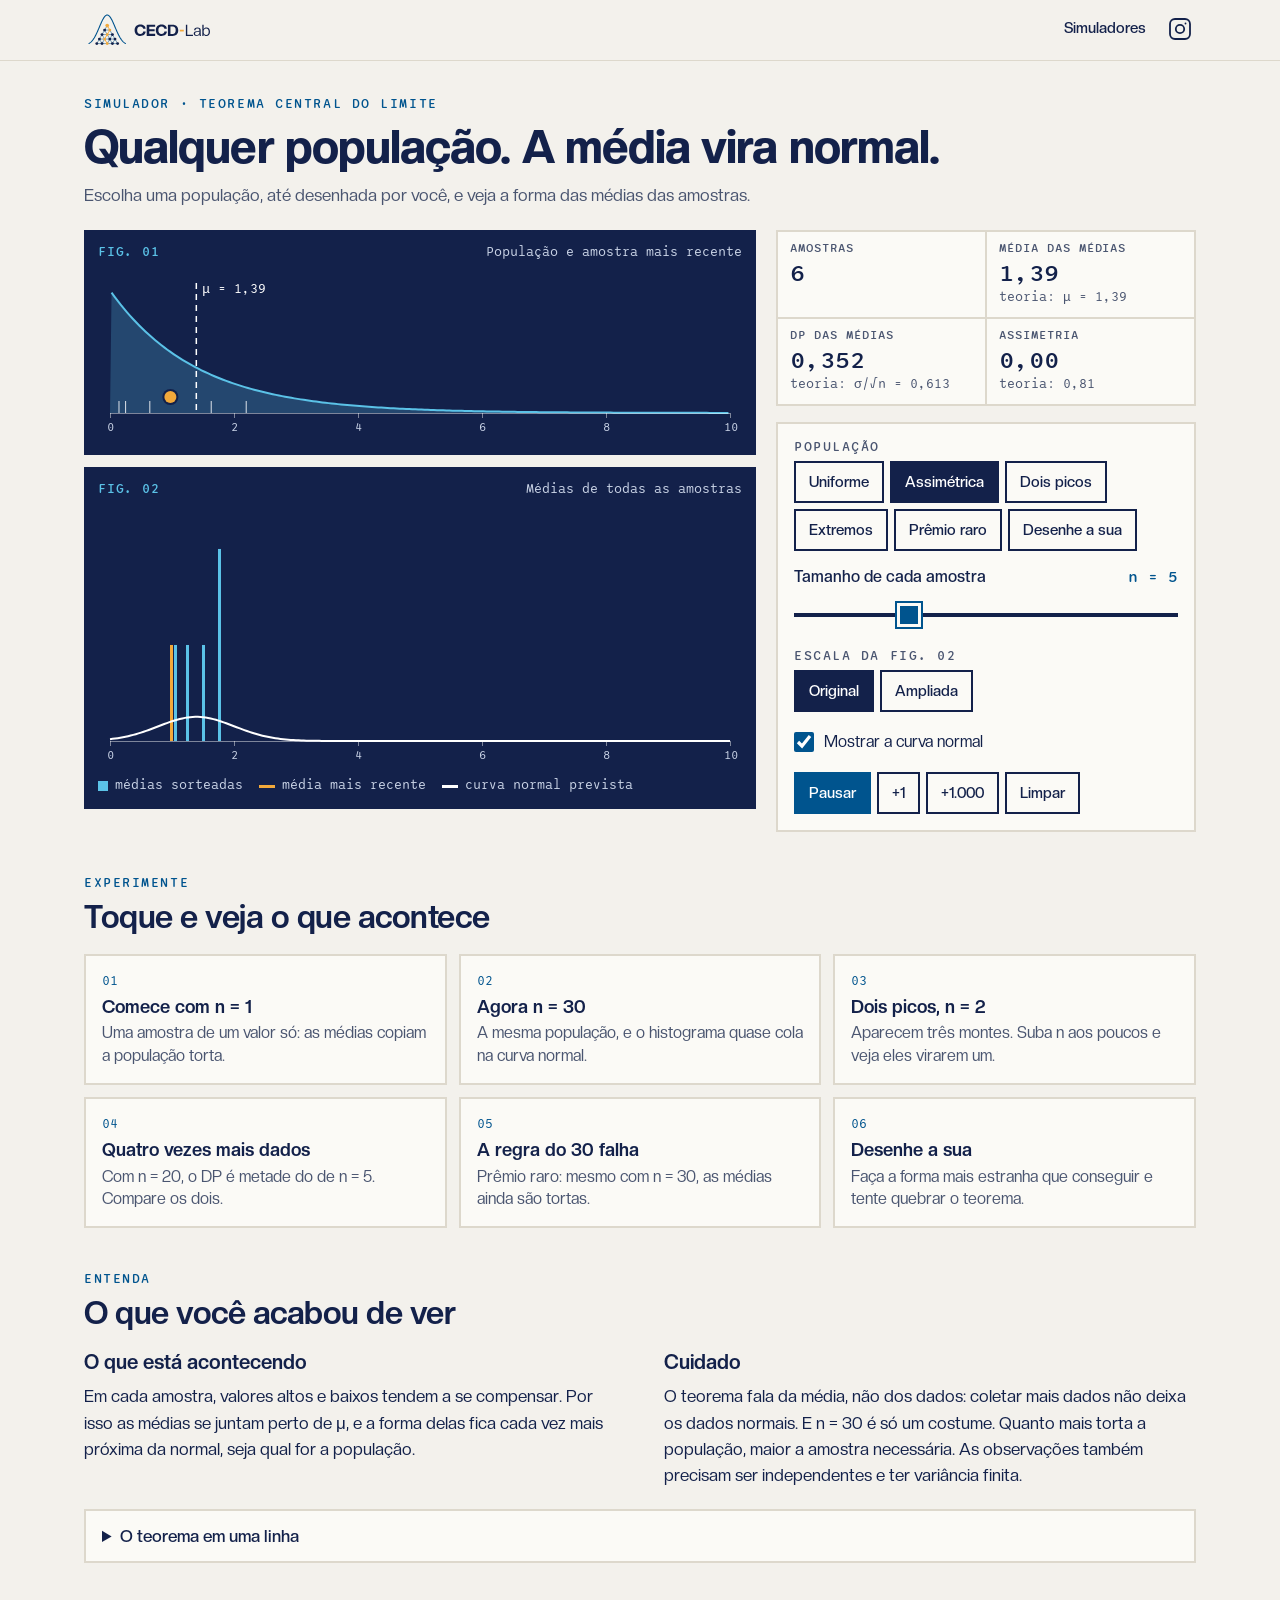
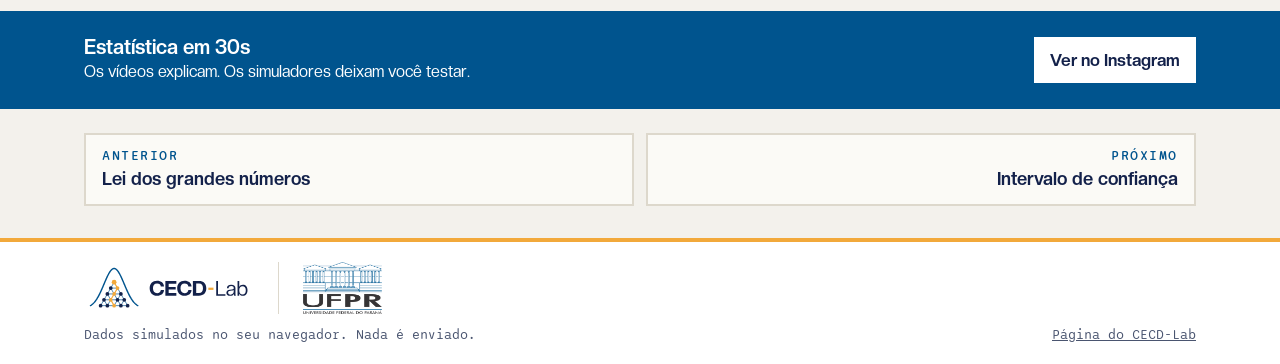
<file: simuladores/limite-central/index.html>
<!DOCTYPE html>
<html lang="pt-BR">
<head>
<meta charset="UTF-8">
<meta name="viewport" content="width=device-width, initial-scale=1">
<title>Teorema Central do Limite · Simuladores do CECD-Lab</title>
<meta name="description" content="Escolha ou desenhe uma população e veja as médias das amostras formarem a curva normal.">
<meta property="og:title" content="Teorema Central do Limite · Simuladores do CECD-Lab">
<meta property="og:description" content="Escolha ou desenhe uma população e veja as médias das amostras formarem a curva normal.">
<meta property="og:image" content="https://cecd-lab-ufpr.github.io/imgs/og.png">
<meta property="og:url" content="https://cecd-lab-ufpr.github.io/simuladores/limite-central/">
<meta property="og:type" content="website">
<link rel="icon" type="image/png" href="../../imgs/favicon.png">
<link rel="stylesheet" href="../base/lab.css">
</head>
<body>

<header class="topo">
  <div class="limite">
    <a href="../../"><img src="../../imgs/logo_lab_curto.svg" alt="CECD-Lab" width="131" height="40"></a>
    <nav aria-label="Navegação">
      <a href="../">Simuladores</a>
      <a class="rede" href="https://www.instagram.com/cecdlabufpr/" aria-label="Instagram do CECD-Lab" title="Instagram do CECD-Lab"><svg viewBox="0 0 24 24" aria-hidden="true"><rect x="2" y="2" width="20" height="20" rx="5"/><circle cx="12" cy="12" r="4.2"/><path d="M17.5 6.5h.01"/></svg></a>
    </nav>
  </div>
</header>

<main>
  <section class="limite abertura">
    <p class="rotulo">Simulador · Teorema Central do Limite</p>
    <h1>Qualquer população. A média vira normal.</h1>
    <p class="chamada">Escolha uma população, até desenhada por você, e veja a forma das médias das amostras.</p>
  </section>

  <section class="limite bancada" aria-label="Simulador">
    <div class="graficos">
      <figure class="painel" style="--alto: 170px; --alto-celular: 140px">
        <figcaption><strong>Fig. 01</strong><span>População e amostra mais recente</span></figcaption>
        <canvas id="grafico-pop" role="img" aria-label="Forma da população. Traços marcam os valores da amostra mais recente e o ponto âmbar marca a média dela."></canvas>
      </figure>
      <figure class="painel" style="--alto: 260px; --alto-celular: 220px">
        <figcaption><strong>Fig. 02</strong><span>Médias de todas as amostras</span></figcaption>
        <canvas id="grafico" role="img" aria-label="Histograma das médias das amostras, com a curva normal prevista pelo teorema."></canvas>
        <ul class="legenda">
          <li><span class="chave chave-barra"></span>médias sorteadas</li>
          <li><span class="chave chave-ambar"></span>média mais recente</li>
          <li><span class="chave chave-branca"></span>curva normal prevista</li>
        </ul>
      </figure>
    </div>
    <div class="lateral">
      <dl class="leituras">
        <div class="leitura"><dt>Amostras</dt><dd id="total">–</dd></div><div class="leitura"><dt>Média das médias</dt><dd id="media">–</dd><small id="media-teo">&nbsp;</small></div>
        <div class="leitura"><dt>DP das médias</dt><dd id="dp">–</dd><small id="dp-teo">&nbsp;</small></div><div class="leitura"><dt>Assimetria</dt><dd id="assimetria">–</dd><small id="assimetria-teo">&nbsp;</small></div>
      </dl>
      <div class="controles">
        <div class="campo">
          <span class="rotulo" id="populacao-rotulo">População</span>
          <div class="chips" id="populacao" role="group" aria-labelledby="populacao-rotulo"><button type="button" data-valor="uniforme" aria-pressed="false">Uniforme</button><button type="button" data-valor="assimetrica" aria-pressed="false">Assimétrica</button><button type="button" data-valor="picos" aria-pressed="false">Dois picos</button><button type="button" data-valor="extremos" aria-pressed="false">Extremos</button><button type="button" data-valor="premio" aria-pressed="false">Prêmio raro</button><button type="button" data-valor="desenhe" aria-pressed="false">Desenhe a sua</button></div>
        </div>
        <p class="ajuda" id="aviso-desenho" hidden>Desenhe na Fig. 01. Ao soltar, as amostras recomeçam.</p>
        <div class="campo">
          <div class="campo-topo"><label for="n">Tamanho de cada amostra</label><output id="n-saida" for="n">n = 5</output></div>
          <input id="n" type="range" min="0" max="7" step="1" value="2">
        </div>
        <div class="campo">
          <span class="rotulo" id="escala-rotulo">Escala da Fig. 02</span>
          <div class="chips" id="escala" role="group" aria-labelledby="escala-rotulo"><button type="button" data-valor="original" aria-pressed="false">Original</button><button type="button" data-valor="ampliada" aria-pressed="false">Ampliada</button></div>
        </div>
        <label class="marcar"><input type="checkbox" id="curva" checked>Mostrar a curva normal</label>
        <div class="botoes">
          <button class="botao botao-cheio" type="button" id="jogar">Sortear amostras</button>
          <button class="botao" type="button" id="uma">+1</button>
          <button class="botao" type="button" id="mil">+1.000</button>
          <button class="botao" type="button" id="limpar">Limpar</button>
        </div>
      </div>
    </div>
  </section>

  <section class="limite secao">
    <p class="rotulo">Experimente</p>
    <h2>Toque e veja o que acontece</h2>
    <div class="desafios">
      <button class="desafio" type="button" data-desafio="torta" aria-pressed="false">
        <span class="passo">01</span><strong>Comece com n = 1</strong><span class="texto">Uma amostra de um valor só: as médias copiam a população torta.</span>
      </button>
      <button class="desafio" type="button" data-desafio="trinta" aria-pressed="false">
        <span class="passo">02</span><strong>Agora n = 30</strong><span class="texto">A mesma população, e o histograma quase cola na curva normal.</span>
      </button>
      <button class="desafio" type="button" data-desafio="picos" aria-pressed="false">
        <span class="passo">03</span><strong>Dois picos, n = 2</strong><span class="texto">Aparecem três montes. Suba n aos poucos e veja eles virarem um.</span>
      </button>
      <button class="desafio" type="button" data-desafio="raiz" aria-pressed="false">
        <span class="passo">04</span><strong>Quatro vezes mais dados</strong><span class="texto">Com n = 20, o DP é metade do de n = 5. Compare os dois.</span>
      </button>
      <button class="desafio" type="button" data-desafio="premio" aria-pressed="false">
        <span class="passo">05</span><strong>A regra do 30 falha</strong><span class="texto">Prêmio raro: mesmo com n = 30, as médias ainda são tortas.</span>
      </button>
      <button class="desafio" type="button" data-desafio="desenho" aria-pressed="false">
        <span class="passo">06</span><strong>Desenhe a sua</strong><span class="texto">Faça a forma mais estranha que conseguir e tente quebrar o teorema.</span>
      </button>
    </div>
  </section>

  <section class="limite secao">
    <p class="rotulo">Entenda</p>
    <h2>O que você acabou de ver</h2>
    <div class="explica">
      <article><h3>O que está acontecendo</h3><p>Em cada amostra, valores altos e baixos tendem a se compensar. Por isso as médias se juntam perto de μ, e a forma delas fica cada vez mais próxima da normal, seja qual for a população.</p></article>
      <article><h3>Cuidado</h3><p>O teorema fala da média, não dos dados: coletar mais dados não deixa os dados normais. E n = 30 é só um costume. Quanto mais torta a população, maior a amostra necessária. As observações também precisam ser independentes e ter variância finita.</p></article>
    </div>
    <details class="conta">
      <summary>O teorema em uma linha</summary>
      <div class="miolo">
        <p class="formula">x̄ ≈ Normal(μ, σ²/n) para n grande</p>
        <p>A média das médias é μ, e o desvio padrão das médias, chamado erro padrão, é σ/√n. A assimetria das médias cai com √n: é a última linha das leituras ao lado.</p>
      </div>
    </details>
  </section>

  <section class="reels">
    <div class="limite">
      <div><strong>Estatística em 30s</strong><p>Os vídeos explicam. Os simuladores deixam você testar.</p></div>
      <a href="https://www.instagram.com/cecdlabufpr/">Ver no Instagram</a>
    </div>
  </section>

  <nav class="limite seguir" aria-label="Outros simuladores">
    <a href="../grandes-numeros/"><span class="rotulo">Anterior</span>Lei dos grandes números</a>
    <a href="../intervalo-de-confianca/"><span class="rotulo">Próximo</span>Intervalo de confiança</a>
  </nav>
</main>

<footer class="rodape">
  <div class="limite logos">
    <img src="../../imgs/logo_lab_curto.svg" alt="CECD-Lab" width="170" height="52">
    <span class="fio" aria-hidden="true"></span>
    <img src="../../imgs/logo_ufpr.png" alt="Universidade Federal do Paraná">
  </div>
  <div class="limite creditos">
    <span>Dados simulados no seu navegador. Nada é enviado.</span>
    <a href="../../">Página do CECD-Lab</a>
  </div>
</footer>
<script src="../base/estat.js"></script>
<script src="../base/lab.js"></script>
<script src="sim.js"></script>
</body>
</html>
</file>
<file: simuladores/base/lab.css>
/* Simuladores do CECD-Lab. Cores, fontes e escala vêm do pacote oficial de identidade visual. */
@font-face { font-family: "Creato Display"; src: url("../../fontes/CreatoDisplay-Regular.woff2") format("woff2"); font-weight: 400; font-display: swap; }
@font-face { font-family: "Creato Display"; src: url("../../fontes/CreatoDisplay-Medium.woff2") format("woff2"); font-weight: 500; font-display: swap; }
@font-face { font-family: "Creato Display"; src: url("../../fontes/CreatoDisplay-Bold.woff2") format("woff2"); font-weight: 700; font-display: swap; }
@font-face { font-family: "Creato Display"; src: url("../../fontes/CreatoDisplay-ExtraBold.woff2") format("woff2"); font-weight: 800; font-display: swap; }
@font-face { font-family: "Sono"; src: url("../../fontes/Sono-Regular.woff2") format("woff2"); font-weight: 400; font-display: swap; }
@font-face { font-family: "Sono"; src: url("../../fontes/Sono-Medium.woff2") format("woff2"); font-weight: 500; font-display: swap; }

:root {
  --papel: #f3f1ec;
  --azul: #00548e;
  --marinho: #13214a;
  --ciano: #5bc2e7;
  --ambar: #f2a93b;
  --branco: #fbfaf6;
  --suave: #4a5570;
  --suave-escuro: #c9d3e6;
  --linha: #ddd8cc;
  --linha-escura: #26386b;
  --titulo: "Creato Display", "Helvetica Neue", Arial, sans-serif;
  --mono: "Sono", ui-monospace, Consolas, monospace;
}
*, *::before, *::after { box-sizing: border-box; }
html { -webkit-text-size-adjust: 100%; }
html, body { margin: 0; padding: 0; }
body { font-family: var(--titulo); font-size: 17px; line-height: 1.55; color: var(--marinho); background: var(--papel); }
h1, h2, h3, p, ul, ol, figure, dl, dd { margin: 0; padding: 0; }
ul, ol { list-style: none; }
img, svg { display: block; max-width: 100%; }
a { color: var(--azul); }
button { font: inherit; color: inherit; }
:focus-visible { outline: 3px solid var(--ambar); outline-offset: 2px; }
[hidden] { display: none !important; }

.limite { width: 100%; max-width: 1160px; margin: 0 auto; padding: 0 24px; }
.rotulo { font-family: var(--mono); font-size: 13px; font-weight: 500; line-height: 1.3; letter-spacing: 0.12em; text-transform: uppercase; color: var(--azul); }

/* Cabeçalho */
.topo { background: var(--papel); border-bottom: 1px solid var(--linha); }
.topo .limite { display: flex; align-items: center; justify-content: space-between; gap: 16px; padding-top: 10px; padding-bottom: 10px; }
.topo img { width: auto; height: 40px; }
.topo nav { display: flex; align-items: center; gap: 18px; }
.topo nav a { font-size: 15px; font-weight: 500; color: var(--marinho); text-decoration: none; border-bottom: 2px solid transparent; }
.topo nav a:hover { border-bottom-color: var(--ambar); }
.topo .rede { display: block; padding: 4px; }
.topo .rede svg { width: 24px; height: 24px; fill: none; stroke: currentColor; stroke-width: 1.8; stroke-linecap: round; stroke-linejoin: round; }

/* Abertura */
.abertura { padding-top: 36px; padding-bottom: 22px; }
.abertura h1 { margin-top: 8px; font-size: clamp(30px, 4.6vw, 46px); font-weight: 800; line-height: 1.08; letter-spacing: -0.02em; text-wrap: balance; }
.abertura p.chamada { max-width: 62ch; margin-top: 10px; color: var(--suave); }

/* Bancada: gráficos, leituras e controles */
.bancada { display: grid; grid-template-columns: minmax(0, 1.6fr) minmax(300px, 1fr); gap: 20px; align-items: start; scroll-margin-top: 8px; }
.graficos { display: grid; gap: 12px; min-width: 0; }
.lateral { display: grid; gap: 16px; min-width: 0; }
.painel { position: relative; padding: 14px; color: var(--suave-escuro); background: var(--marinho); }
.painel canvas { display: block; width: 100%; height: var(--alto, 380px); touch-action: auto; }
.painel canvas.desenho { touch-action: none; cursor: crosshair; }
.painel canvas:focus-visible { outline-offset: 4px; }
.painel figcaption { display: flex; flex-wrap: wrap; align-items: baseline; justify-content: space-between; gap: 4px 16px; margin-bottom: 10px; font-family: var(--mono); font-size: 13px; line-height: 1.35; }
.painel figcaption strong { font-weight: 500; letter-spacing: 0.06em; text-transform: uppercase; color: var(--ciano); }
.legenda { display: flex; flex-wrap: wrap; gap: 4px 16px; margin-top: 8px; font-family: var(--mono); font-size: 13px; line-height: 1.4; }
.legenda li { display: inline-flex; align-items: center; gap: 7px; }
.chave { flex-shrink: 0; width: 16px; height: 3px; background: var(--ciano); }
.chave-ambar { background: var(--ambar); }
.chave-branca { background: #fff; }
.chave-faixa { height: 12px; background: rgba(91, 194, 231, 0.25); }
.chave-neutra { height: 12px; background: rgba(255, 255, 255, 0.16); }
.chave-barra { width: 10px; height: 10px; }
.chave-ponto { width: 10px; height: 10px; border-radius: 50%; }
.chave-apagada { background: #3d4f82; }
.chave-aro { background: transparent; box-shadow: inset 0 0 0 2px var(--ciano); }
.dica { position: absolute; z-index: 2; max-width: 240px; padding: 5px 8px; font-family: var(--mono); font-size: 13px; line-height: 1.35; color: var(--marinho); background: var(--papel); pointer-events: none; }

.leituras { display: grid; grid-template-columns: repeat(2, minmax(0, 1fr)); gap: 2px; background: var(--linha); border: 2px solid var(--linha); }
.leitura { padding: 10px 12px; background: var(--branco); min-width: 0; }
.leitura dt { font-family: var(--mono); font-size: 12px; font-weight: 500; line-height: 1.3; letter-spacing: 0.08em; text-transform: uppercase; color: var(--suave); }
.leitura dd { margin-top: 2px; font-family: var(--mono); font-size: 25px; font-weight: 500; line-height: 1.15; font-variant-numeric: tabular-nums; color: var(--marinho); overflow-wrap: anywhere; }
.leitura small { display: block; margin-top: 2px; font-family: var(--mono); font-size: 13px; line-height: 1.3; color: var(--suave); }
.veredito { min-height: 3.1em; font-size: 17px; font-weight: 500; line-height: 1.35; }

.controles { display: grid; gap: 14px; padding: 16px; background: var(--branco); border: 2px solid var(--linha); }
.campo { display: grid; gap: 4px; min-width: 0; }
.campo-topo { display: flex; align-items: baseline; justify-content: space-between; gap: 12px; font-size: 16px; font-weight: 500; }
.campo-topo output { font-family: var(--mono); font-variant-numeric: tabular-nums; color: var(--azul); }
.campo > .rotulo { color: var(--suave); }
.ajuda { font-size: 15px; line-height: 1.4; color: var(--suave); }

input[type="range"] { width: 100%; height: 40px; margin: 0; background: transparent; cursor: pointer; -webkit-appearance: none; appearance: none; }
input[type="range"]::-webkit-slider-runnable-track { height: 4px; background: var(--marinho); }
input[type="range"]::-moz-range-track { height: 4px; background: var(--marinho); }
input[type="range"]::-webkit-slider-thumb { width: 24px; height: 24px; margin-top: -10px; background: var(--azul); border: 3px solid var(--branco); box-shadow: 0 0 0 2px var(--azul); border-radius: 0; -webkit-appearance: none; appearance: none; }
input[type="range"]::-moz-range-thumb { width: 18px; height: 18px; background: var(--azul); border: 3px solid var(--branco); box-shadow: 0 0 0 2px var(--azul); border-radius: 0; }

.chips { display: flex; flex-wrap: wrap; gap: 6px; }
.chips button, .botao { min-height: 42px; padding: 8px 13px; font-size: 15px; font-weight: 500; line-height: 1.2; color: var(--marinho); background: transparent; border: 2px solid var(--marinho); border-radius: 0; cursor: pointer; }
.chips button:hover, .botao:hover { background: rgba(19, 33, 74, 0.08); }
.chips button[aria-pressed="true"] { color: #fff; background: var(--marinho); }
.botoes { display: flex; flex-wrap: wrap; gap: 6px; }
.botao-cheio { color: #fff; background: var(--azul); border-color: var(--azul); }
.botao-cheio:hover { background: var(--marinho); border-color: var(--marinho); }
.botao:disabled { opacity: 0.45; cursor: default; }
.marcar { display: flex; align-items: center; gap: 10px; min-height: 32px; font-size: 16px; cursor: pointer; }
.marcar input { flex-shrink: 0; width: 20px; height: 20px; margin: 0; accent-color: var(--azul); }

/* Experimente */
.secao { padding-top: 44px; }
.secao h2 { margin-top: 6px; font-size: clamp(24px, 3vw, 32px); font-weight: 700; line-height: 1.15; letter-spacing: -0.015em; }
.desafios { display: grid; grid-template-columns: repeat(auto-fit, minmax(240px, 1fr)); gap: 12px; margin-top: 18px; }
.desafio { display: grid; align-content: start; gap: 4px; width: 100%; padding: 16px; text-align: left; background: var(--branco); border: 2px solid var(--linha); border-radius: 0; cursor: pointer; }
.desafio:hover { border-color: var(--azul); }
.desafio[aria-pressed="true"] { border-color: var(--marinho); }
.desafio .passo { font-family: var(--mono); font-size: 13px; color: var(--azul); }
.desafio strong { font-size: 18px; font-weight: 700; line-height: 1.25; }
.desafio span.texto { font-size: 16px; line-height: 1.4; color: var(--suave); }

/* Explicação */
.explica { display: grid; grid-template-columns: repeat(2, minmax(0, 1fr)); gap: 16px 48px; margin-top: 18px; }
.explica h3 { font-size: 20px; font-weight: 700; line-height: 1.25; }
.explica p { max-width: 62ch; margin-top: 8px; }
details.conta { margin-top: 20px; background: var(--branco); border: 2px solid var(--linha); }
details.conta summary { padding: 12px 16px; font-weight: 500; cursor: pointer; }
details.conta .miolo { padding: 0 16px 16px; }
details.conta p { max-width: 68ch; margin-top: 8px; }
.formula { font-family: var(--mono); font-size: 16px; overflow-wrap: anywhere; }
.tabelas { display: grid; grid-template-columns: repeat(2, minmax(0, 1fr)); gap: 16px 24px; margin-top: 12px; }
table { width: 100%; font-family: var(--mono); font-size: 14px; font-variant-numeric: tabular-nums; border-collapse: collapse; }
caption { padding-bottom: 6px; font-weight: 500; text-align: left; }
th, td { padding: 3px 6px; text-align: right; border-bottom: 1px solid var(--linha); }
th { font-weight: 500; color: var(--suave); }
tfoot td { font-weight: 500; border-bottom: 0; }

/* Falso positivo */
.destaque { padding: 16px; color: #fff; background: var(--marinho); }
.destaque .rotulo { color: var(--ciano); }
.destaque .numero { display: block; margin-top: 4px; font-family: var(--mono); font-size: clamp(44px, 7vw, 60px); font-weight: 500; line-height: 1; font-variant-numeric: tabular-nums; color: var(--ambar); }
.destaque p { margin-top: 8px; font-size: 16px; line-height: 1.4; color: var(--suave-escuro); }
.barra { display: flex; gap: 2px; height: 16px; margin-top: 12px; }
.barra span { display: block; min-width: 2px; }
.barra .verdadeiro { background: var(--ciano); }
.barra .falso { background: var(--ambar); }

/* Reels e próximo simulador */
.reels { margin-top: 48px; color: #fff; background: var(--azul); }
.reels .limite { display: flex; flex-wrap: wrap; align-items: center; justify-content: space-between; gap: 14px 32px; padding-top: 24px; padding-bottom: 24px; }
.reels strong { display: block; font-size: 20px; font-weight: 700; line-height: 1.25; }
.reels p { font-size: 16px; }
.reels a { flex-shrink: 0; padding: 10px 16px; font-weight: 700; color: var(--marinho); text-decoration: none; background: #fff; }
.reels a:hover { background: var(--papel); }
.seguir { display: grid; grid-template-columns: repeat(2, minmax(0, 1fr)); gap: 12px; padding-top: 24px; padding-bottom: 32px; }
.seguir a { display: block; padding: 14px 16px; font-size: 18px; font-weight: 700; line-height: 1.25; color: var(--marinho); text-decoration: none; background: var(--branco); border: 2px solid var(--linha); }
.seguir a:hover { border-color: var(--azul); }
.seguir .rotulo { display: block; margin-bottom: 2px; }
.seguir a:last-child { text-align: right; }

/* Página geral */
.catalogo { display: grid; grid-template-columns: repeat(3, minmax(0, 1fr)); gap: 14px; padding-bottom: 48px; }
.ficha { display: flex; flex-direction: column; color: var(--marinho); text-decoration: none; background: var(--branco); border: 2px solid var(--linha); }
.ficha:hover { border-color: var(--azul); }
.ficha svg { width: 100%; height: auto; background: var(--marinho); }
.ficha div { padding: 14px 16px 16px; }
.ficha h2 { font-size: 21px; font-weight: 700; line-height: 1.2; letter-spacing: -0.01em; }
.ficha p { margin-top: 6px; font-size: 16px; line-height: 1.4; color: var(--suave); }

/* Rodapé: UFPR à direita, com a mesma altura do CECD-Lab e separada por um fio */
.rodape { background: #fff; border-top: 4px solid var(--ambar); }
.rodape .logos { display: flex; align-items: center; gap: 24px; padding-top: 20px; padding-bottom: 12px; }
.rodape img { width: auto; height: 52px; }
.rodape .fio { width: 1px; height: 52px; background: var(--linha); }
.creditos { display: flex; flex-wrap: wrap; justify-content: space-between; gap: 4px 24px; padding-bottom: 18px; font-family: var(--mono); font-size: 13px; color: var(--suave); }
.creditos a { color: inherit; }

@media (min-width: 961px) {
  .desafios:has(> :nth-child(5)) { grid-template-columns: repeat(3, minmax(0, 1fr)); }
}
@media (max-width: 960px) {
  .bancada { grid-template-columns: minmax(0, 1fr); }
  .catalogo { grid-template-columns: repeat(2, minmax(0, 1fr)); }
}
@media (max-width: 640px) {
  body { font-size: 16px; }
  .limite { padding: 0 16px; }
  .topo img { height: 34px; }
  .abertura { padding-top: 22px; padding-bottom: 14px; }
  .bancada.limite { padding: 0; gap: 14px; }
  .bancada .lateral { padding: 0 16px; }
  .painel { padding: 12px; }
  .painel canvas { height: var(--alto-celular, var(--alto, 340px)); }
  .graficos { gap: 2px; }
  .explica, .tabelas, .catalogo { grid-template-columns: minmax(0, 1fr); }
  .seguir { grid-template-columns: minmax(0, 1fr); }
  .seguir a:last-child { text-align: left; }
  .rodape img { height: 42px; }
  .rodape .fio { height: 42px; }
  .leitura dd { font-size: 22px; }
}
</file>
